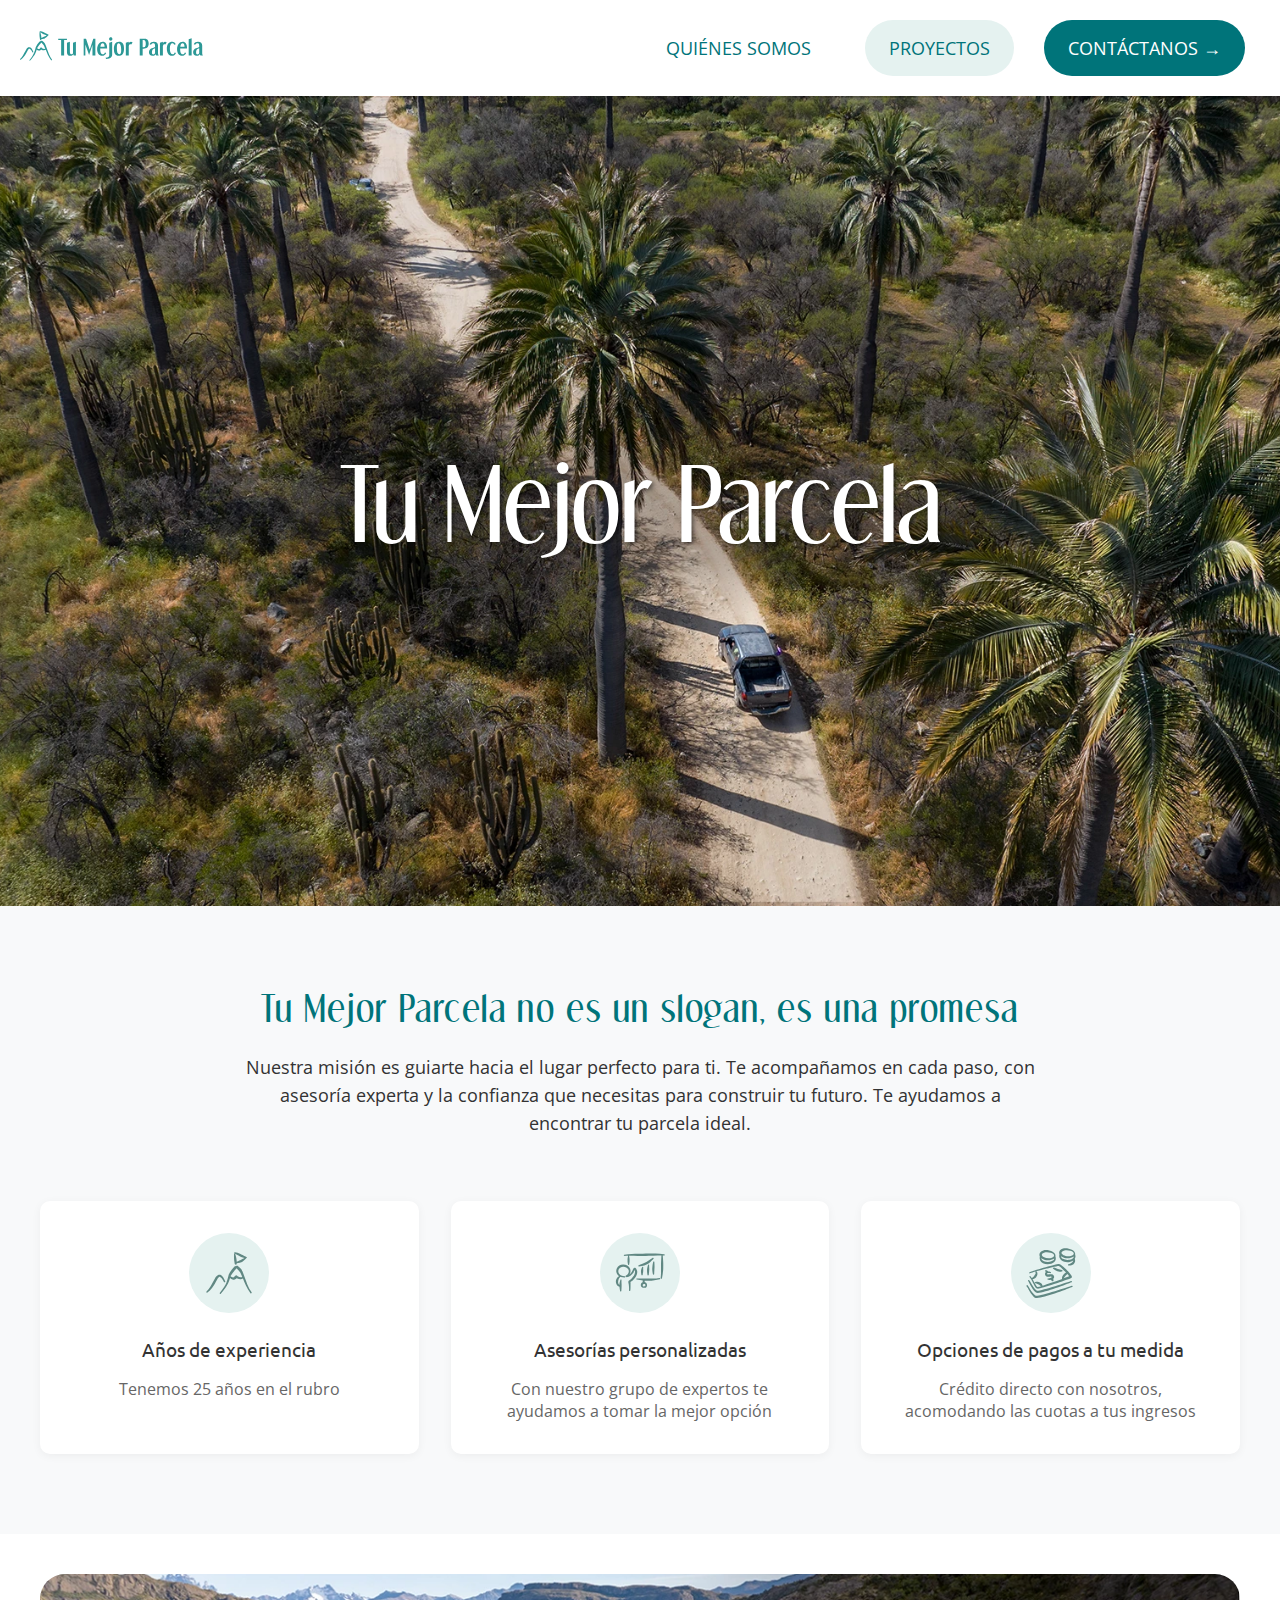
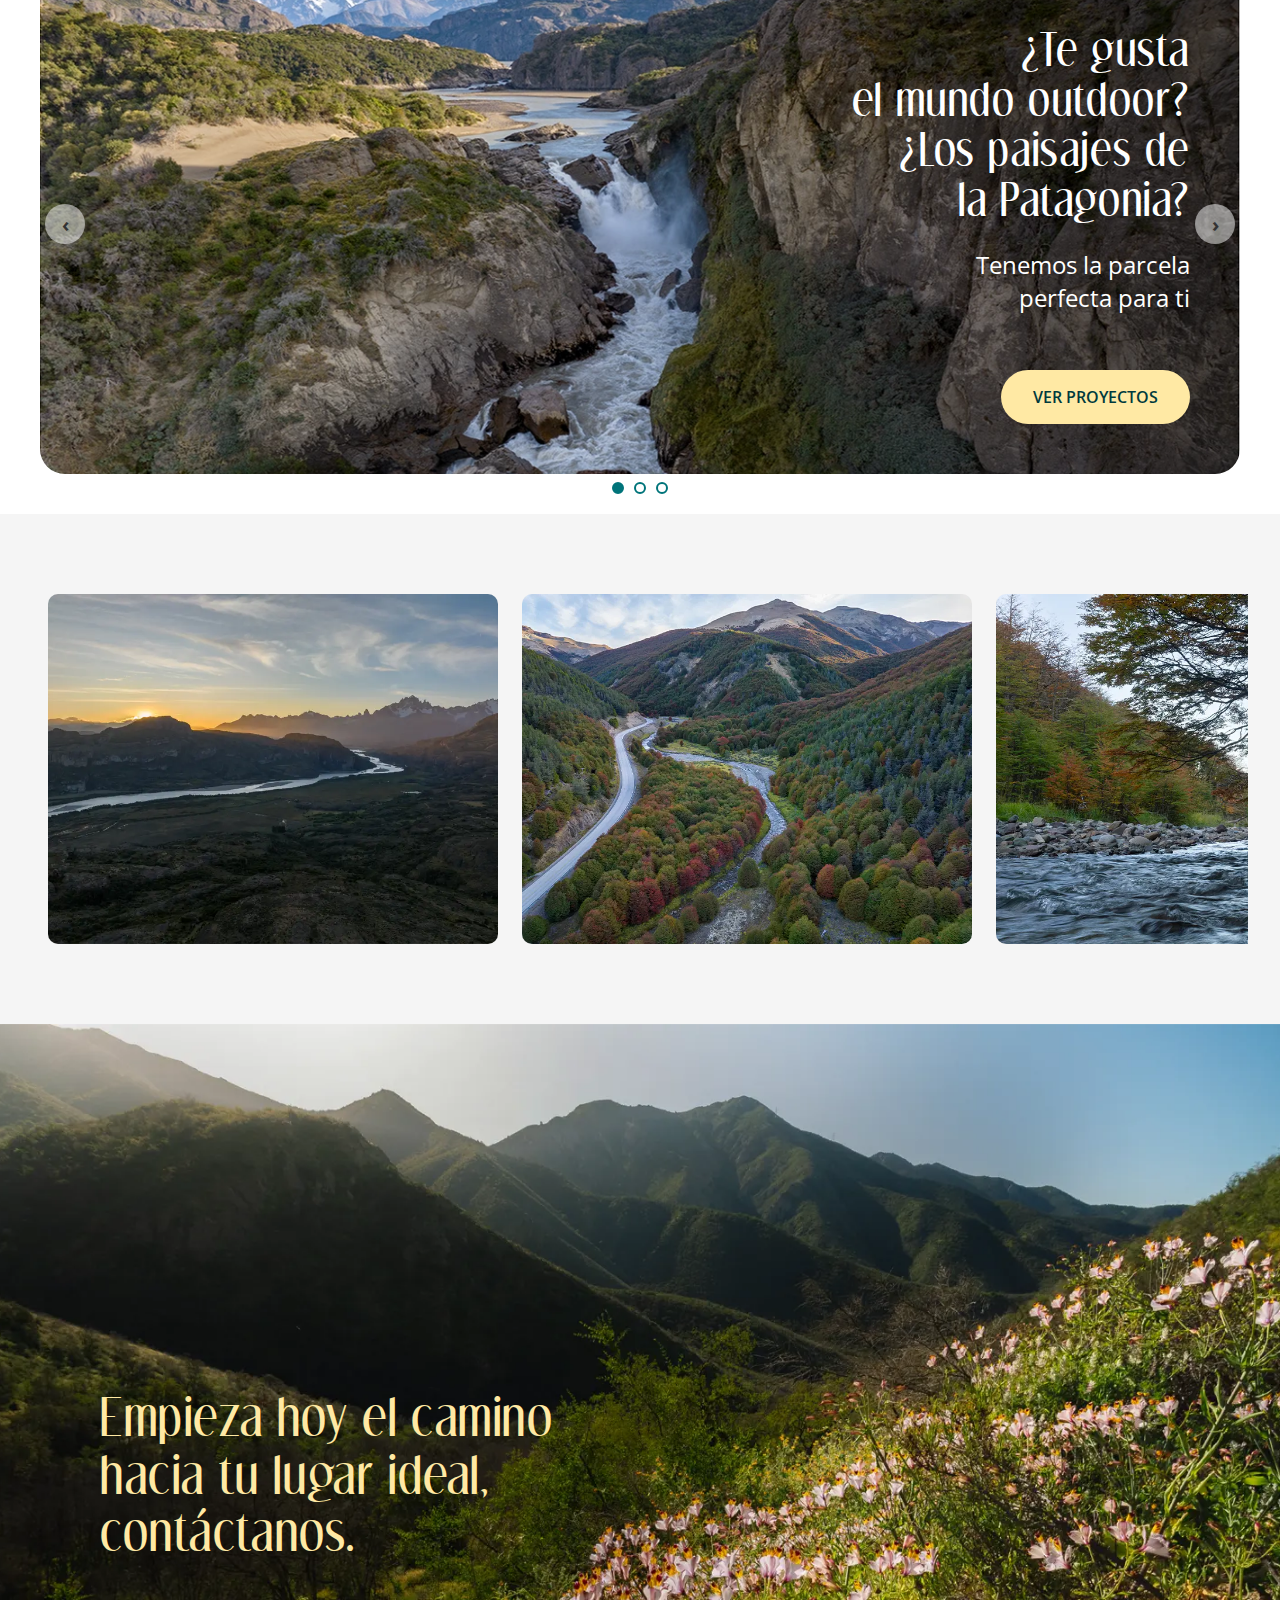
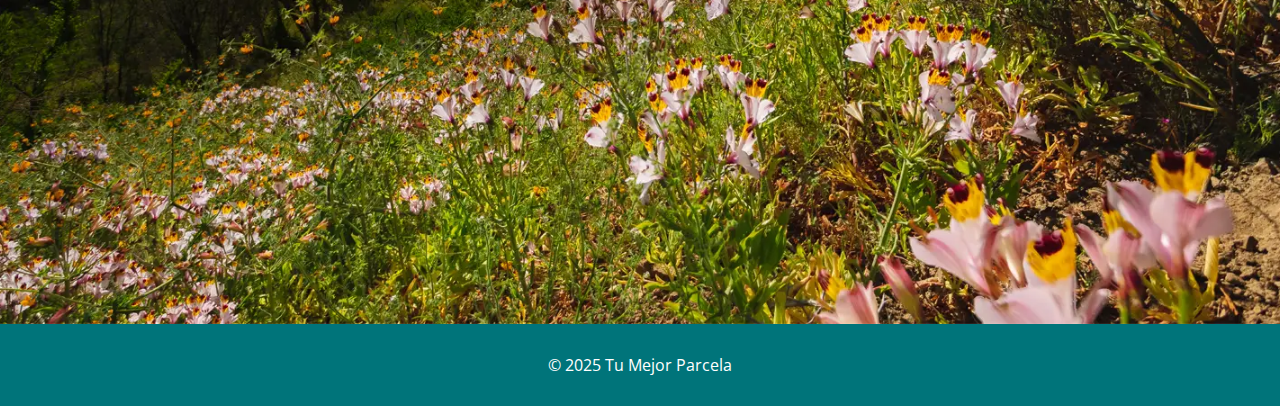
<file: index.html>
<!DOCTYPE html>
<html lang="es">
<head>
    <meta charset="UTF-8">
    <meta name="viewport" content="width=device-width, initial-scale=1.0">
    <title>Tu Mejor Parcela</title>
    <meta content="" name="keywords">
    <meta content="Con 25 años en el rubro de la venta de parcelas, te ayudamos con asesoría experta y opciones de pago personalizadas para que encuentres tu parcela ideal. ¡No esperes más! " name="description">
    <!-- Favicon -->
    <link href="assets/icons/parcela_icon.svg" rel="icon">
    <link rel="preconnect" href="https://fonts.googleapis.com">
    <link rel="preconnect" href="https://fonts.gstatic.com" crossorigin>
    <link href="https://fonts.googleapis.com/css2?family=Open+Sans:wght@300;400;500;600;700&display=swap" rel="stylesheet">
    <link href="https://fonts.googleapis.com/css2?family=Ubuntu&display=swap" rel="stylesheet">
    <link rel="stylesheet" href="assets/css/style.css">
    
</head>
<body>
    <nav class="navbar">
        <div class="logo">
            <a href="./index.html">
                <img src="assets/icons/logo.svg" alt="Logo">
            </a>
        </div>
    
        <!-- Checkbox para controlar el menú -->
        <input type="checkbox" class="menu-toggle" id="toggle-menu">
    
        <!-- Icono del menú (hamburguesa) -->
        <label for="toggle-menu" class="navbar-toggle">&#9776;</label>
    
        <!-- Enlaces del menú -->
        <div class="nav-links">
            <a href="./quienes-somos/index.html" class="nav-item">QUIÉNES SOMOS</a>
            <a href="./proyectos/index.html" class="nav-item proyectos">PROYECTOS</a>
            <a href="#contacto" class="nav-item contactanos">CONTÁCTANOS →</a>
        </div>
    </nav>

    <section class="hero">
        <div class="hero-content">
            <h1>Tu Mejor Parcela</h1>
        </div>
    </section>

    <section class="beneficios">
        <div class="beneficios-header">
            <h2>Tu Mejor Parcela no es un slogan, es una promesa</h2>
            <p>Nuestra misión es guiarte hacia el lugar perfecto para ti. Te acompañamos en cada paso, con asesoría experta y la confianza que necesitas para construir tu futuro. Te ayudamos a encontrar tu parcela ideal.</p>
        </div>
        
        <div class="beneficios-grid">
            <div class="beneficio-card">
                <div class="beneficio-icon">
                    <img src="assets/icons/experiencia.svg" alt="Experiencia">
                </div>
                <h3>Años de experiencia</h3>
                <p>Tenemos 25 años en el rubro</p>
            </div>

            <div class="beneficio-card">
                <div class="beneficio-icon">
                    <img src="assets/icons/asesorias.svg" alt="Asesoría">
                </div>
                <h3>Asesorías personalizadas</h3>
                <p>Con nuestro grupo de expertos te ayudamos a tomar la mejor opción</p>
            </div>

            <div class="beneficio-card">
                <div class="beneficio-icon">
                    <img src="assets/icons/pago.svg" alt="Pagos">
                </div>
                <h3>Opciones de pagos a tu medida</h3>
                <p>Crédito directo con nosotros, acomodando las cuotas a tus ingresos</p>
            </div>
        </div>
    </section>

    <section class="slider-section">
        <div class="slider">
            <button class="slider-arrow prev">‹</button>
            <button class="slider-arrow next">›</button>
            
            <div class="slider-container">
                <div class="slide active">
                    <div class="slide-wrapper">
                        <img src="assets/img/slides//terreno-parcela-slide1.webp" alt="Paisaje Patagonia">
                        <div class="slide-content">
                            <h2>¿Te gusta<br>el mundo outdoor?<br>¿Los paisajes de<br>la Patagonia?</h2>
                            <p>Tenemos la parcela<br>perfecta para ti</p>
                            <a href="./proyectos/index.html" class="btn-proyectos">VER PROYECTOS</a>
                        </div>
                    </div>
                </div>
                <div class="slide">
                    <div class="slide-wrapper">
                        <img src="assets/img/slides/terreno-parcela-slide2.webp" alt="Paisaje Patagonia">
                        <div class="slide-content">
                            <h2>¿Quieres<br>invertir?</h2>
                            <p>Tenemos la parcela<br>perfecta para ti</p>
                            <a href="./proyectos/index.html" class="btn-proyectos">VER PROYECTOS</a>
                        </div>
                    </div>
                </div>
                <div class="slide">
                    <div class="slide-wrapper">
                        <img src="assets/img/slides/terreno-parcela-slide3.webp" alt="Paisaje Patagonia">
                        <div class="slide-content">
                            <h2>¿Quieres la paz y la<br>tranquilidad de<br>vivir en medio de<br>la Naturaleza?</h2>
                            <p>Tenemos la parcela<br>perfecta para ti</p>
                            <a href="./proyectos/index.html" class="btn-proyectos">VER PROYECTOS</a>
                        </div>
                    </div>
                </div>
            </div>

            <div class="slider-dots">
                <span class="dot active" data-index="0"></span>
                <span class="dot" data-index="1"></span>
                <span class="dot" data-index="2"></span>
            </div>
        </div>
    </section>

    <section class="gallery">
        <div class="gallery-container">
            <div class="gallery-item">
                <img src="assets/img/gallery-inicio/gal-parcela-aysen-01.webp" alt="Imagen 1">
            </div>
            <div class="gallery-item">
                <img src="assets/img/gallery-inicio/gal-parcela-aysen-02.webp" alt="Imagen 2">
            </div>
            <div class="gallery-item">
                <img src="assets/img/gallery-inicio/gal-parcela-aysen-04.webp" alt="Imagen 4">
            </div>
            <div class="gallery-item">
                <img src="assets/img/gallery-inicio/gal-parcela-aysen-05.webp" alt="Imagen 5">
            </div>
            <div class="gallery-item">
                <img src="assets/img/gallery-inicio/gal-parcela-aysen-06.webp" alt="Imagen 6">
            </div>
            <div class="gallery-item">
                <img src="assets/img/gallery-inicio/gal-parcela-aysen-07.webp" alt="Imagen 7">
            </div>
            <div class="gallery-item">
                <img src="assets/img/gallery-inicio/gal-parcela-aysen-08.webp" alt="Imagen 8">
            </div>
            <div class="gallery-item">
                <img src="assets/img/gallery-inicio/gal-parcela-aysen-09.webp" alt="Imagen 9">
            </div>
        </div>
    </section>

    <section class="contacto" id="contacto">
        <div class="contacto-container">
            <div class="contacto-title">
                <h2>Empieza hoy el camino <br>hacia tu lugar ideal, contáctanos.</h2>
            </div>
            <div id="form-contacto">
                <div style="width:100%;height:500px;" data-fillout-id="1x6xWwqJ6Xus" data-fillout-embed-type="standard" data-fillout-inherit-parameters data-fillout-dynamic-resize></div>
                <script src="https://server.fillout.com/embed/v1/"></script>
            </div>
        </div>
    </section>

    <!-- Modal Open Photo -->
    <div id="modal" class="modal">
        <span class="close">&times;</span>
            <div class="modal-content">
                <button class="modal-arrow prev">‹</button>
                <img id="modal-img">
                <button class="modal-arrow next">›</button>
            </div>    
    </div>

    <script src="assets/js/slider.js"></script>
    <script src="assets/js/gallery.js"></script>
    <script src="assets/js/openphoto.js"></script>
   
    <footer>
        <p>&copy; 2025 Tu Mejor Parcela</p>
    </footer>
</body>
</html>
</file>
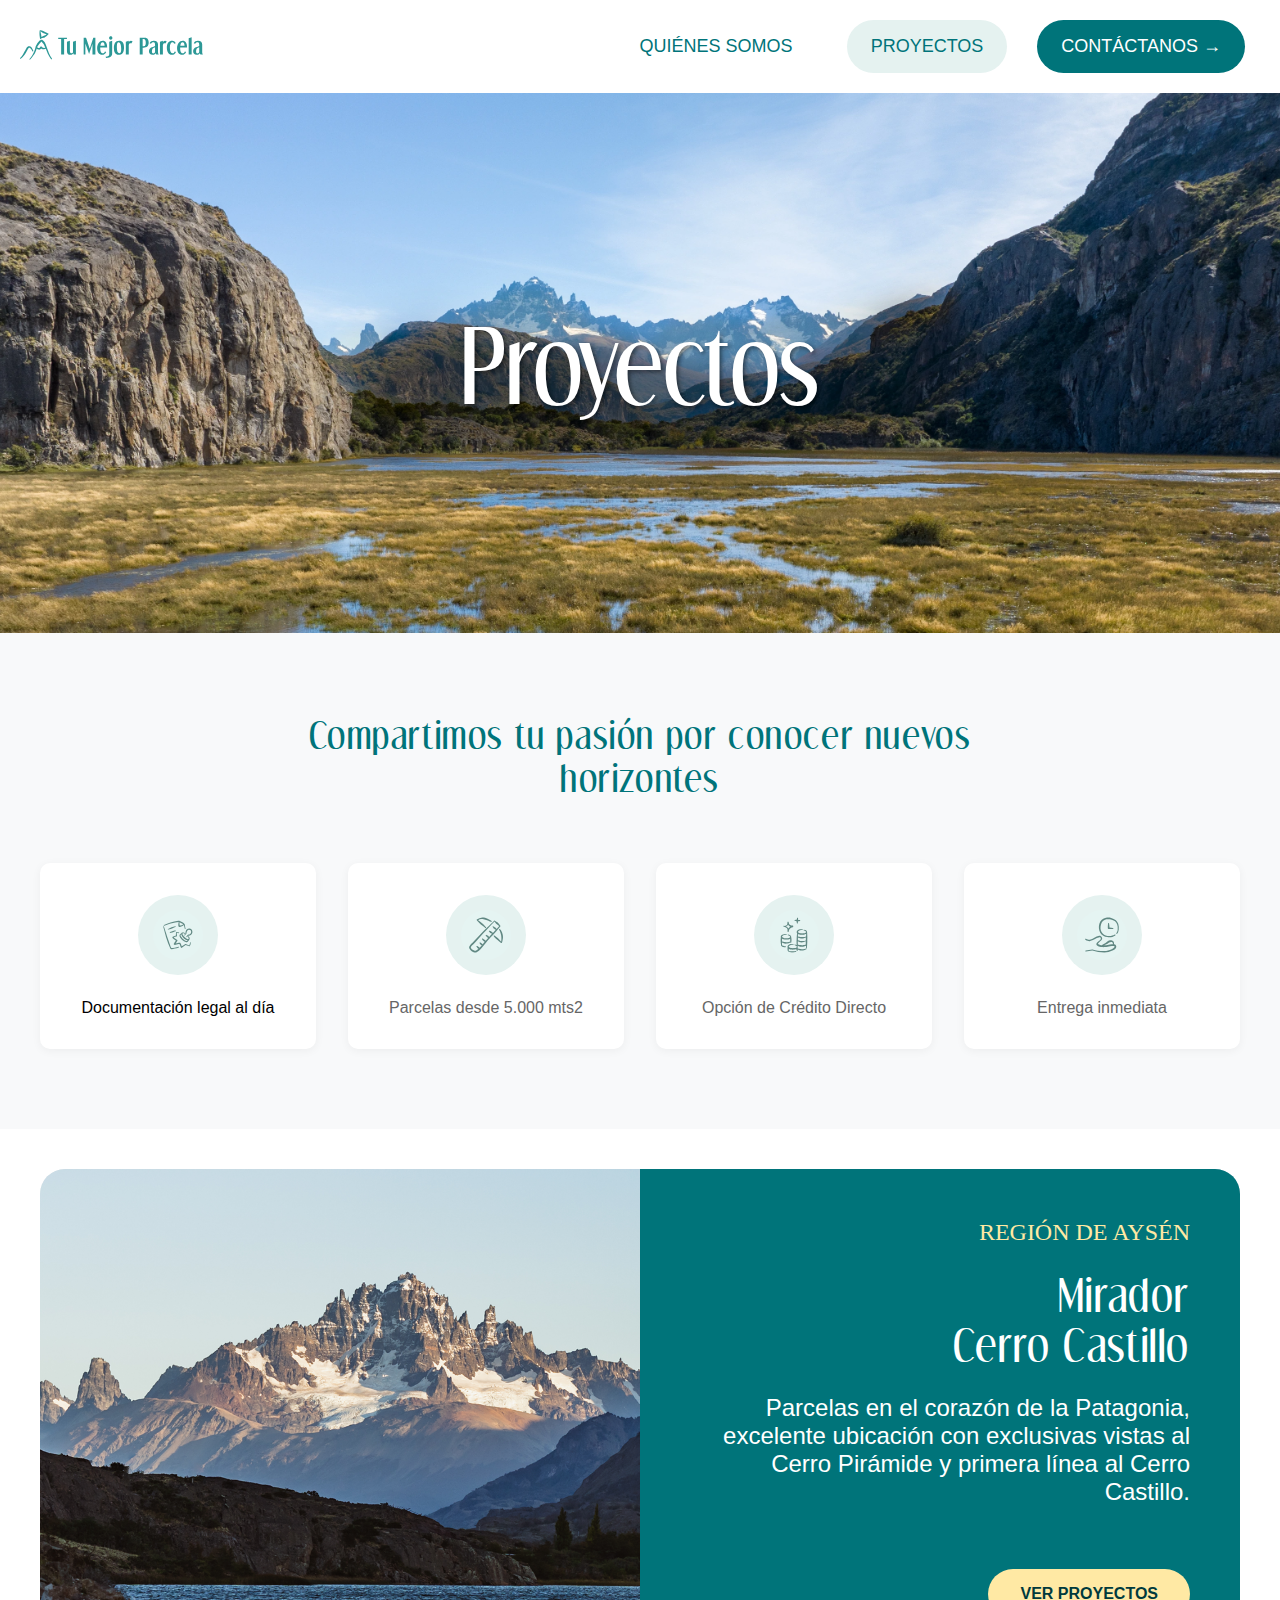
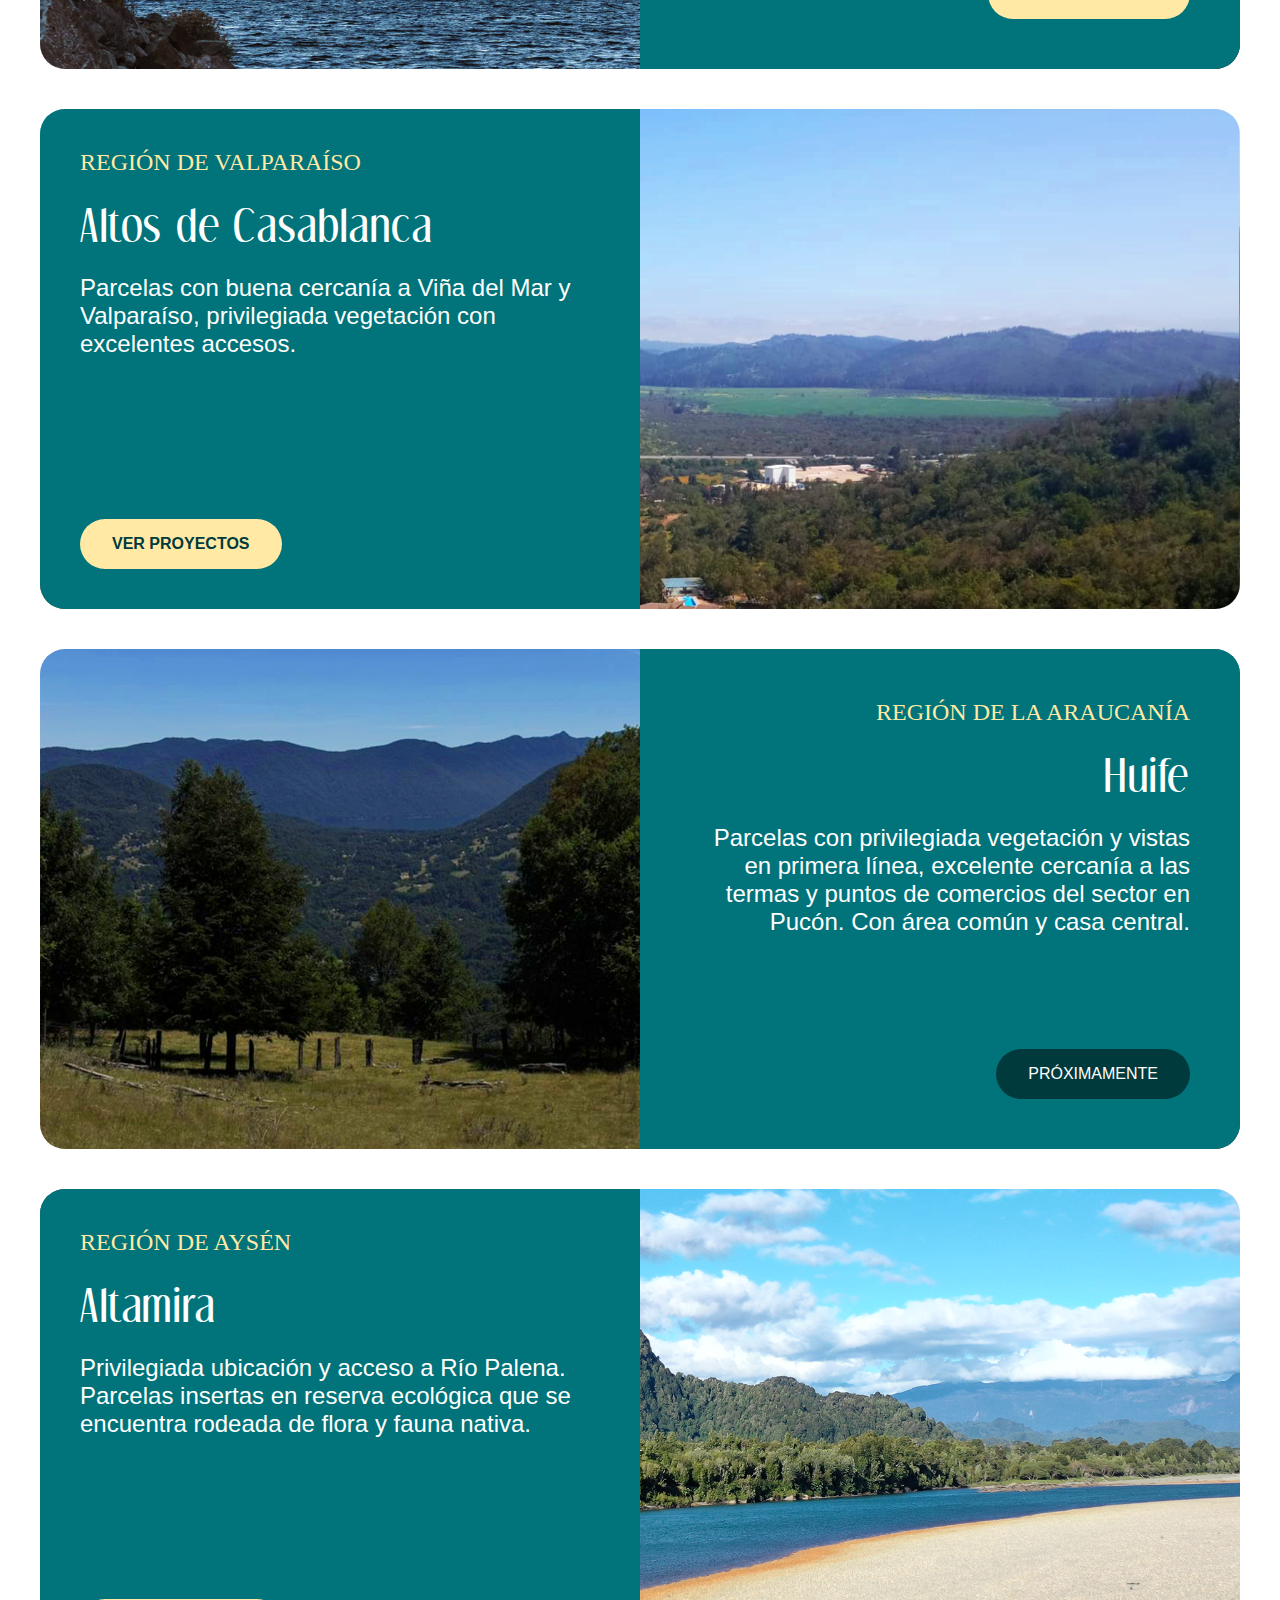
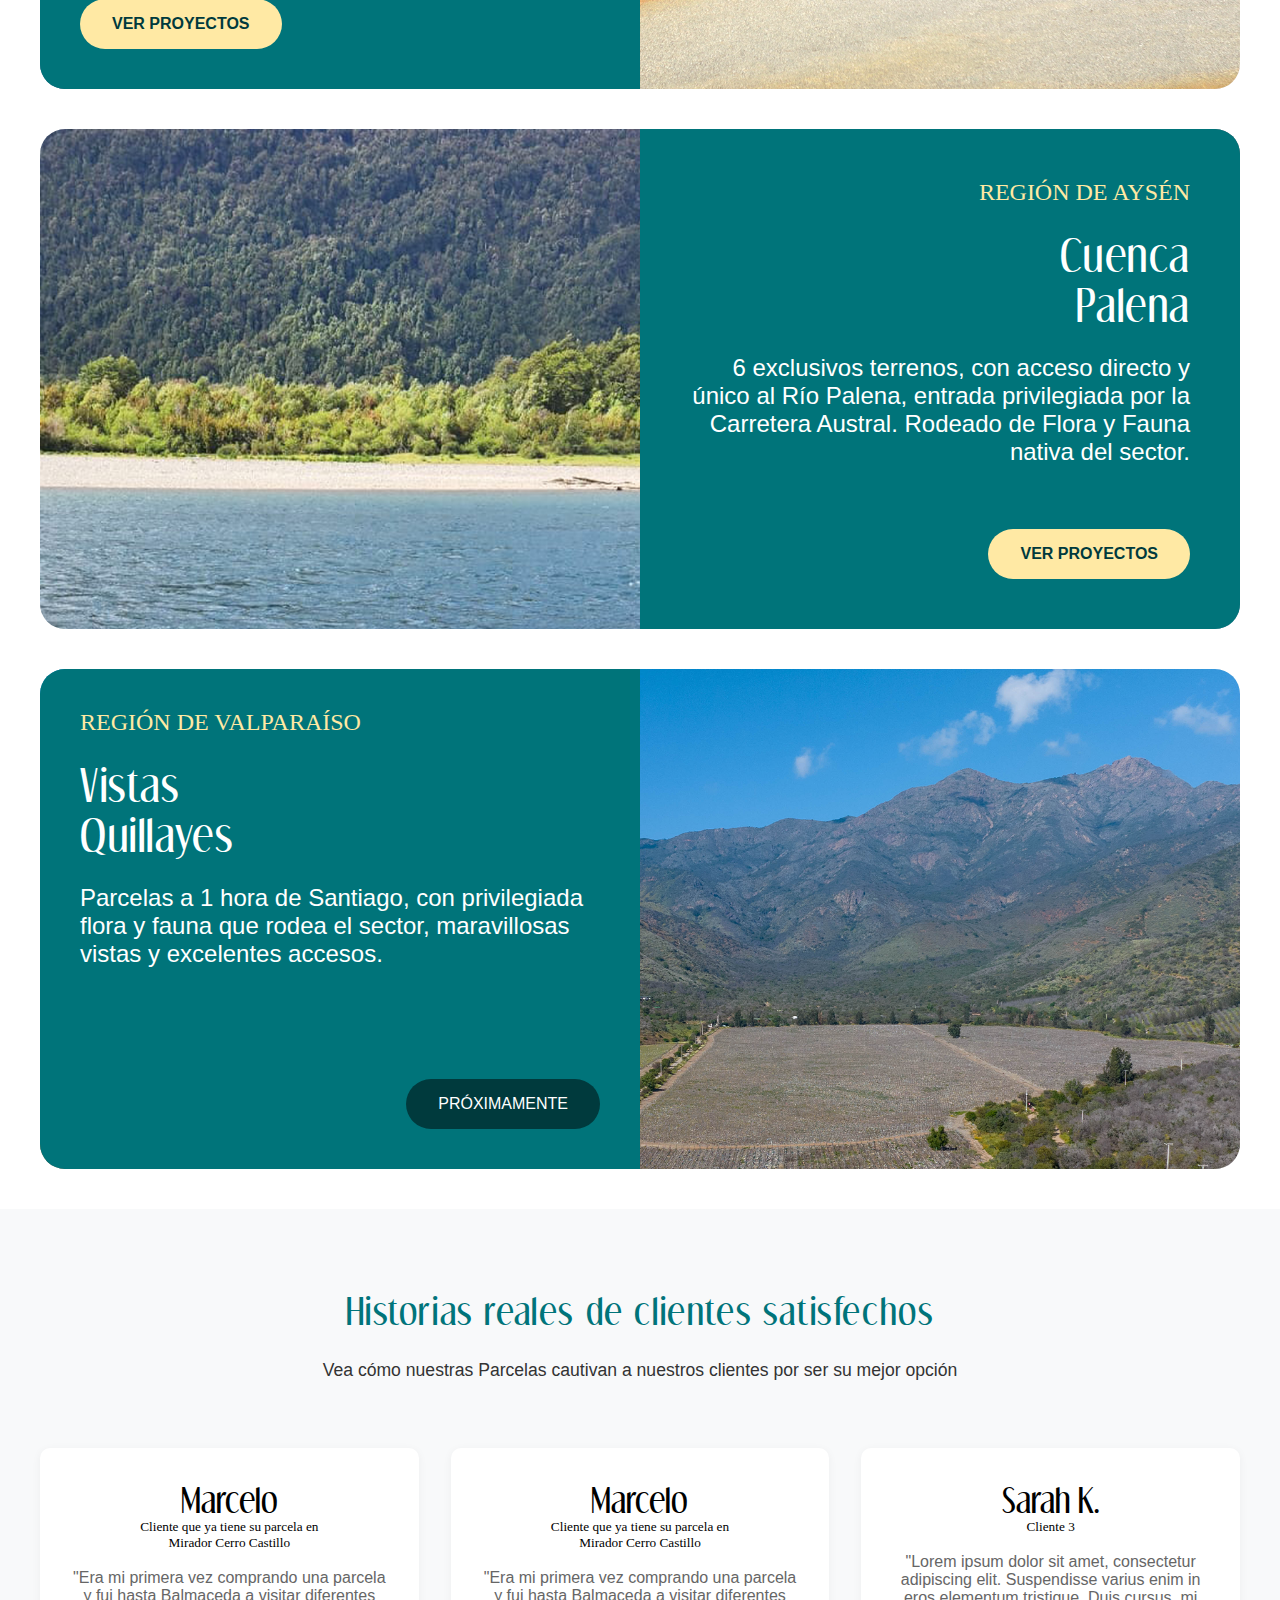
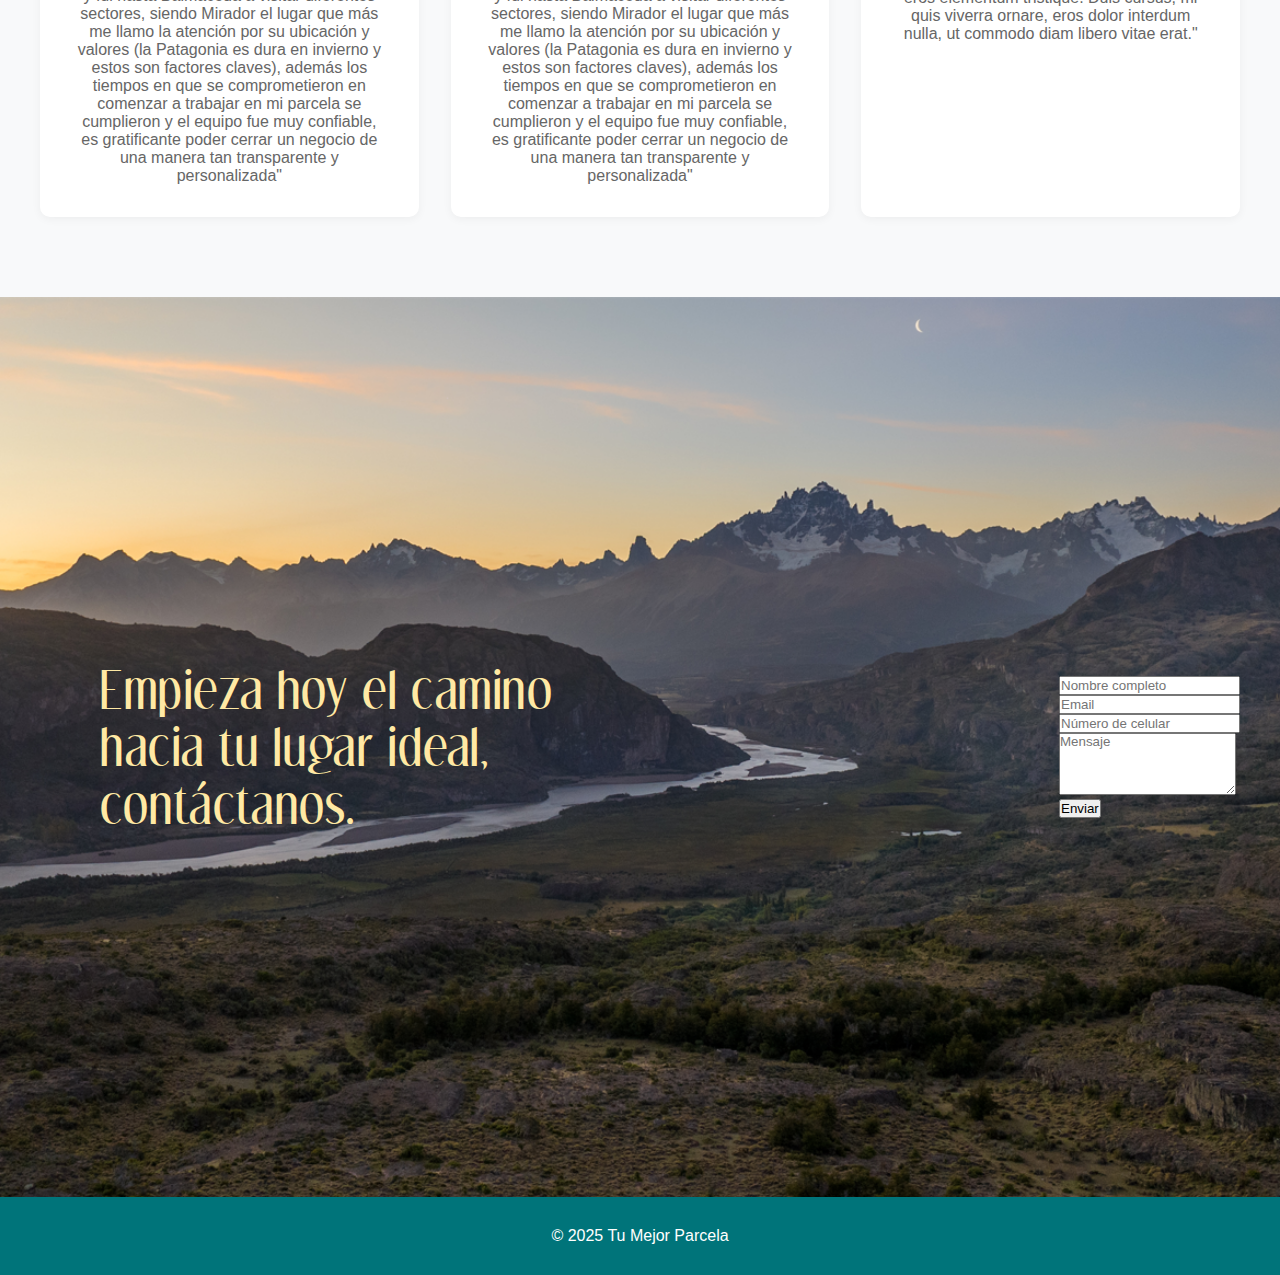
<file: proyectos/index.html>
<!DOCTYPE html>
<html lang="es">
<head>
    <meta charset="UTF-8">
    <meta name="viewport" content="width=device-width, initial-scale=1.0">
    <title>Proyectos</title>
    <meta content="" name="keywords">
    <meta content="" name="description">
    <!-- Favicon -->
    <link href="../assets/icons/parcela_icon.png" rel="icon">
    <link rel="stylesheet" href="../assets/css/style.css">
    
</head>
<body>

    <nav class="navbar">
        <div class="logo">
            <a href="../index.html">
            <img src="../assets/img/banners/Logo.svg" alt="Logo">
            </a>
        </div>
        
        <!-- Checkbox para controlar el menú -->
        <input type="checkbox" class="menu-toggle" id="toggle-menu">
    
        <!-- Icono del menú (hamburguesa) -->
        <label for="toggle-menu" class="navbar-toggle">&#9776;</label>
        <div class="nav-links">
            <a href="../quienes-somos/index.html" class="nav-item">QUIÉNES SOMOS</a>
            <a href="./index.html" class="nav-item proyectos">PROYECTOS</a>
            <a href="#contacto" class="nav-item contactanos">CONTÁCTANOS →</a>
        </div>
    </nav>

    <section class="proyects">
        <div class="proyects-content">
            <h1>Proyectos</h1>
        </div>
    </section>

    <section class="beneficios">
        <div class="beneficios-header"> 
            <h2>Compartimos tu pasión por conocer nuevos horizontes</h2>           
        </div>
        
        <div class="proyectos-grid">
            <div class="proyectos-card">
                <div class="beneficio-icon">
                    <img src="../assets/icons/documentacion.svg" alt="Experiencia">
                </div>
                <p>Documentación legal al día</p>
            </div>

            <div class="beneficio-card">
                <div class="beneficio-icon">
                    <img src="../assets/icons/mts2.svg" alt="Asesoría">
                </div>
                <p>Parcelas desde 5.000 mts2</p>
            </div>

            <div class="beneficio-card">
                <div class="beneficio-icon">
                    <img src="../assets/icons/credito.svg" alt="Pagos">
                </div>
                <p>Opción de Crédito Directo</p>
            </div>

            <div class="beneficio-card">
                <div class="beneficio-icon">
                    <img src="../assets/icons/entrega.svg" alt="Pagos">
                </div>
                <p>Entrega inmediata</p>
            </div>
        </div>
    </section>

    <section class="slider-section mis-cards">
        <div class="slider">  
            <div class="slider-container">
                <div class="slide active">
                    <div class="slide-wrapper">
                        <img src="../assets/img/slides/proyecto-parcela-1.png" alt="Paisaje Patagonia">
                        <div class="slide-content">
                        <h3>REGIÓN DE AYSÉN</h3>
                            
                            <h2>Mirador<br>Cerro Castillo</h2>
                            <p>Parcelas en el corazón de la Patagonia, excelente ubicación con exclusivas vistas al Cerro Pirámide y primera línea al Cerro Castillo. </p>
                            <a href="mirador-cerro-castillo/index.html" class="btn-proyectos">VER PROYECTOS</a>
                        </div>
                    </div>
                </div>
            </div>
        </div>
    </section>

    <section class="slider-section mis-cards">
        <div class="slider">  
            <div class="slider-container">
                <div class="slide active">
                    <div class="slide-wrapper">
                        <img src="../assets/img/slides/proyecto-parcela-2.png" alt="Paisaje Patagonia">
                        <div class="slide-content slide-content-left">
                            <h3>REGIÓN DE VALPARAÍSO</h3>
                            <h2>Altos de Casablanca</h2>
                            <p>Parcelas con buena cercanía a Viña del Mar y Valparaíso, privilegiada vegetación con excelentes accesos.</p>
                            <a href="altos-de-casablanca/index.html" class="btn-proyectos" style="display: inline-block; align-self: baseline;">VER PROYECTOS</a>
                        </div>
                    </div>
                </div>
            </div>
        </div>
    </section>

    <section class="slider-section mis-cards">
        <div class="slider">
            <div class="slider-container">
                <div class="slide active">
                    <div class="slide-wrapper">
                        <img src="../assets/img/slides/proyecto-parcela-3.png" alt="Paisaje Patagonia">
                        <div class="slide-content">
                            <h3>REGIÓN DE LA ARAUCANÍA</h3>
                            <h2>Huife</h2>
                            <p>Parcelas con privilegiada vegetación y vistas en primera línea, excelente cercanía a las termas y puntos de comercios del sector en Pucón. Con área común y casa central.</p>
                            <a href="#" class="btn-proximos">PRÓXIMAMENTE</a>
                        </div>      <!-- Modal that appears on hover or click -->
                        <div class="overlay-proximo">
                            <div class="modal-content-left">
                                <h1>Estamos preparando un nuevo proyecto para ti</h1>
                              
                                <p>Nuevas parcelas, nuevos aires.</p> 
                                <p>Queremos que tengas más opciones donde elegir y conectarte con la tierra que te ayudará a dar un paso más. </p> 
                            </div>
                            <div class="modal-content-right">
                                <a class="btn-primary-modal">PRÓXIMAMENTE</a>
                            </div>
                        </div>
                    </div>
                </div>
            </div>
        </div>
    </section>

    <section class="slider-section mis-cards">
        <div class="slider">  
            <div class="slider-container">
                <div class="slide active">
                    <div class="slide-wrapper">
                        <img src="../assets/img/slides/proyecto-parcela-4.png" alt="Paisaje Patagonia">
                        <div class="slide-content slide-content-left">
                            <h3>REGIÓN DE AYSÉN</h3>
                            <h2>Altamira</h2>
                            <p>Privilegiada ubicación y acceso a Río Palena. Parcelas insertas en reserva ecológica que se encuentra rodeada de flora y fauna nativa. </p>
                            <a href="altamira/index.html" class="btn-proyectos"  style="display: inline-block; align-self: baseline;">VER PROYECTOS</a>
                        </div>
                    </div>
                </div>
            </div>
        </div>
    </section>

    <section class="slider-section mis-cards">
        <div class="slider">  
            <div class="slider-container">
                <div class="slide active">
                    <div class="slide-wrapper">
                        <img src="../assets/img/slides/proyecto-parcela-5.png" alt="Paisaje Patagonia">
                        <div class="slide-content">
                            <h3>REGIÓN DE AYSÉN</h3>
                            <h2>Cuenca <br> Palena</h2>
                            <p>6 exclusivos terrenos, con acceso directo y único al Río Palena, entrada privilegiada por la Carretera Austral. Rodeado de Flora y Fauna nativa del sector.</p>
                            <a href="cuenca-palena/index.html" class="btn-proyectos">VER PROYECTOS</a>
                        </div>
                    </div>
                </div>
            </div>
        </div>
    </section>

    <section class="slider-section mis-cards">
        <div class="slider">  
            <div class="slider-container">
                <div class="slide active">
                    <div class="slide-wrapper">
                        <img src="../assets/img/slides/proyecto-parcela-6.png" alt="Paisaje Patagonia">
                        <div class="slide-content slide-content-left">
                            <h3>REGIÓN DE VALPARAÍSO</h3>
                            <h2>Vistas<br> Quillayes</h2>
                            <p>Parcelas a 1 hora de Santiago, con privilegiada flora y fauna que rodea el sector, maravillosas vistas y excelentes accesos. </p>
                            <a href="" class="btn-proximos">PRÓXIMAMENTE</a>
                        </div>      <!-- Modal that appears on hover or click -->
                        <div class="overlay-proximo">
                            <div class="modal-content-left">
                                <h1>Estamos preparando un nuevo proyecto para ti</h1>
                              
                                <p>Nuevas parcelas, nuevos aires.</p> 
                                <p>Queremos que tengas más opciones donde elegir y conectarte con la tierra que te ayudará a dar un paso más. </p> 
                            </div>
                            <div class="modal-content-right">
                                <a class="btn-primary-modal">PRÓXIMAMENTE</a>
                            </div>
                        </div>
                    </div>
                </div>
            </div>
        </div>
    </section>

    <section class="beneficios">
        <div class="beneficios-header">
            <h2>Historias reales de clientes satisfechos</h2>
           <p>Vea cómo nuestras Parcelas cautivan a nuestros clientes por ser su mejor opción </p>
        </div>
        
        <div class="beneficios-grid">
            <div class="beneficio-card">
               
            <h1>Marcelo</h1>
            <h5>Cliente que ya tiene su parcela en <br>Mirador Cerro Castillo</h5>
            <br>
                <p> "Era mi primera vez comprando una parcela y fui hasta Balmaceda a visitar diferentes sectores, siendo Mirador el lugar que más me llamo la atención por su ubicación y valores (la Patagonia es dura en invierno y estos son factores claves), además los tiempos en que se comprometieron en comenzar a trabajar en mi parcela se cumplieron y el equipo fue muy confiable, es gratificante poder cerrar un negocio de una manera tan transparente y personalizada"</p>
            </div>

            <div class="beneficio-card">
               
                <h1>Marcelo</h1>
            <h5>Cliente que ya tiene su parcela en <br>Mirador Cerro Castillo</h5>
            <br>
                <p> "Era mi primera vez comprando una parcela y fui hasta Balmaceda a visitar diferentes sectores, siendo Mirador el lugar que más me llamo la atención por su ubicación y valores (la Patagonia es dura en invierno y estos son factores claves), además los tiempos en que se comprometieron en comenzar a trabajar en mi parcela se cumplieron y el equipo fue muy confiable, es gratificante poder cerrar un negocio de una manera tan transparente y personalizada"</p>
            </div>

                <div class="beneficio-card">
                     <h1>Sarah K.</h1>
                    <h5>Cliente 3</h5>
                    <br>
                        <p> "Lorem ipsum dolor sit amet, consectetur adipiscing elit. Suspendisse varius enim in eros elementum tristique. Duis cursus, mi quis viverra ornare, eros dolor interdum nulla, ut commodo diam libero vitae erat."</p>
                    </div>
               
        </div>
    </section>

    <section class="contacto" id="contacto" style="background-image: url(../assets/img/banners/proyecto_contacto.png);">
        <div class="contacto-container">
            <div class="contacto-title">
                <h2>Empieza hoy el camino <br>hacia tu lugar ideal, contáctanos.</h2>
            </div>
            <div class="contacto-content">
                <form class="contacto-form">
                    <div class="form-group">
                        <input type="text" placeholder="Nombre completo" class="input-icon user" required>
                    </div>
                    <div class="form-group">
                        <input type="email" placeholder="Email" class="input-icon email" required>
                    </div>
                    <div class="form-group">
                        <input type="tel" placeholder="Número de celular" class="input-icon phone" required>
                    </div>
                    <div class="form-group">
                        <textarea placeholder="Mensaje" rows="4" class="input-icon message" required></textarea>
                    </div>
                    <button type="submit" class="btn-submit">Enviar</button>
                </form>
            </div>
        </div>
    </section>

    <link rel="stylesheet" href="../assets/css/overlay.css">
    <script  src="../assets/js/overlay.js">  </script>

    <footer class="footer">
        <p>&copy; 2025 Tu Mejor Parcela</p>
    </footer>
</body>
</html>
</file>
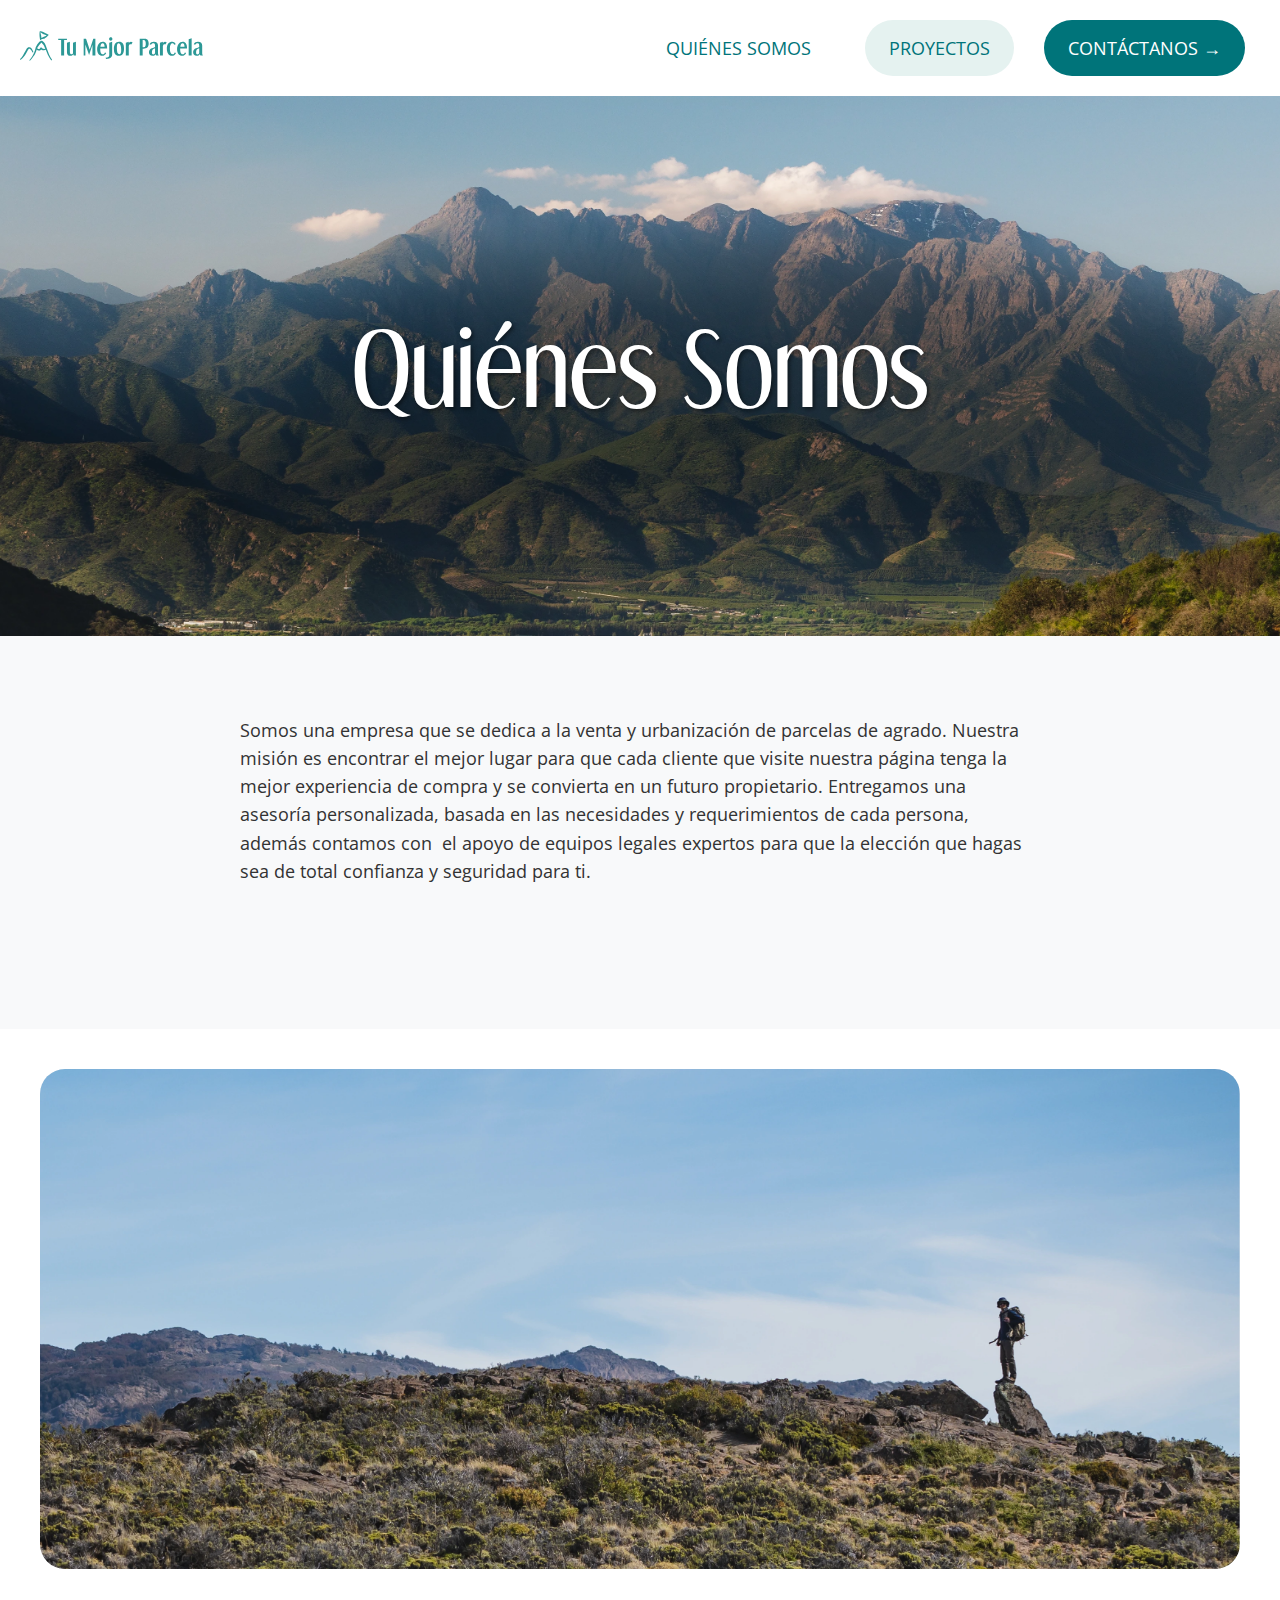
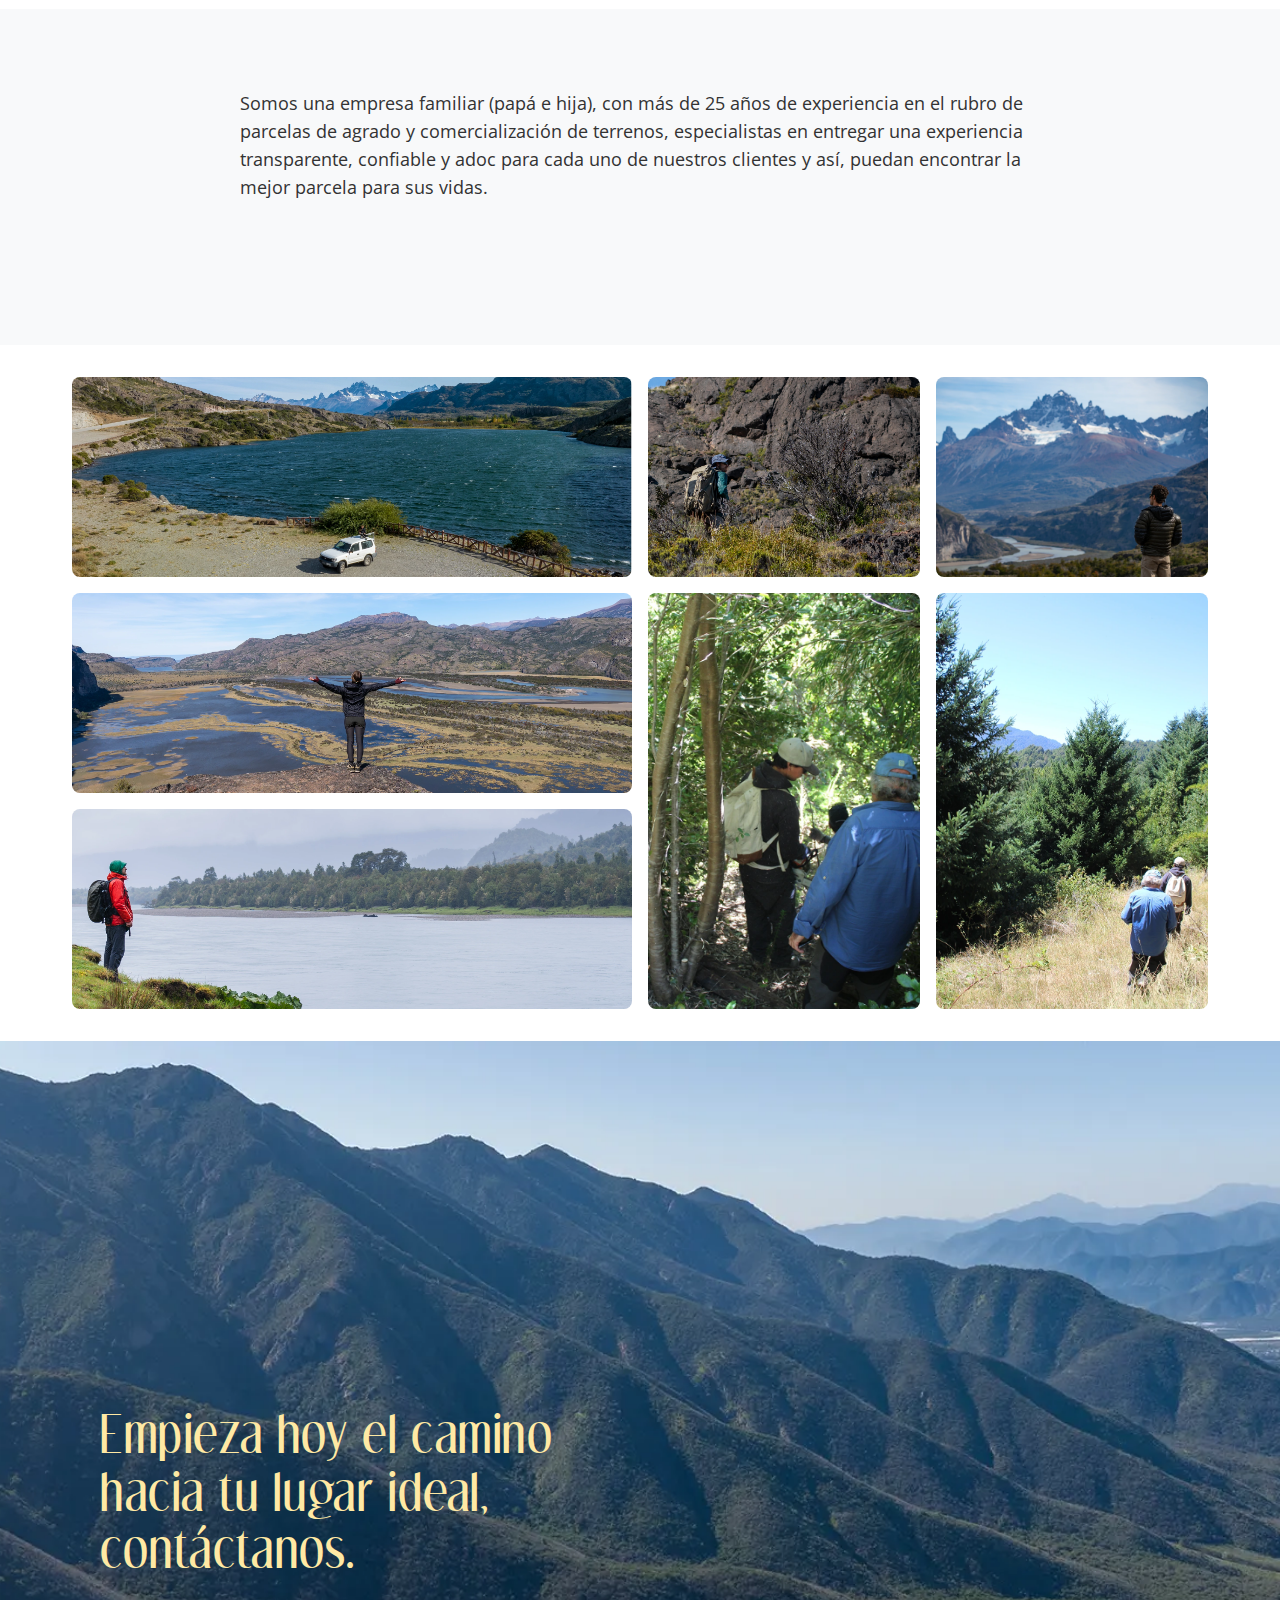
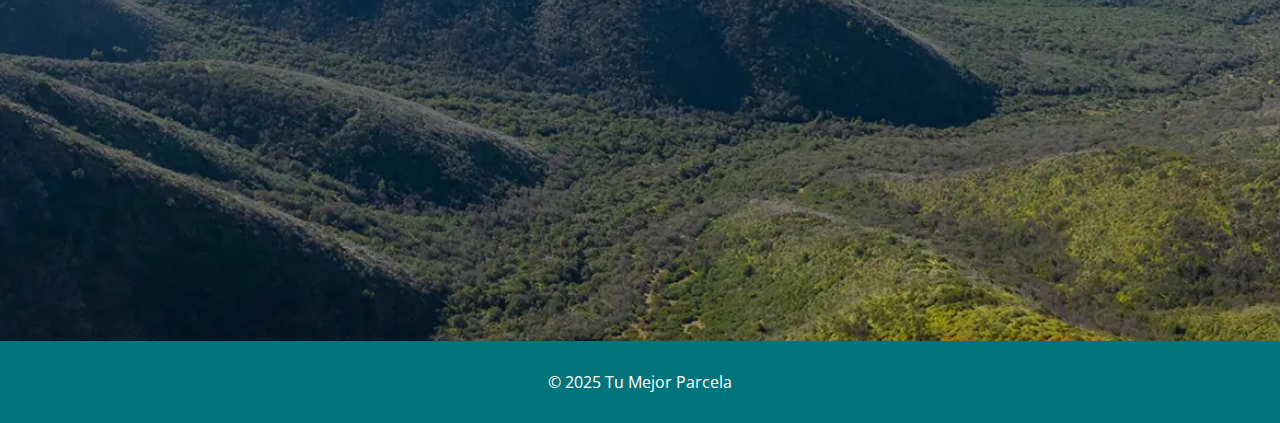
<file: quienes-somos/index.html>
<!DOCTYPE html>
<html lang="es">
<head>
    <meta charset="UTF-8">
    <meta name="viewport" content="width=device-width, initial-scale=1.0">
    <title>Quienes Somos</title>
    <meta content="" name="keywords">
    <meta content="" name="description">
     <!-- Favicon -->
     <link href="../assets/icons/parcela_icon.svg" rel="icon">
     <link rel="preconnect" href="https://fonts.googleapis.com">
<link rel="preconnect" href="https://fonts.gstatic.com" crossorigin>
<link href="https://fonts.googleapis.com/css2?family=Open+Sans:wght@300;400;500;600;700&display=swap" rel="stylesheet">
<link href="https://fonts.googleapis.com/css2?family=Ubuntu&display=swap" rel="stylesheet">
    <link rel="stylesheet" href="../assets/css/style.css">
    
</head>
<body>
    <nav class="navbar">

        <div class="logo">
            <a href="../index.html">
            <img src="../assets/icons/logo.svg" alt="Logo">
            </a>
        </div>
        
        <!-- Checkbox para controlar el menú -->
        <input type="checkbox" class="menu-toggle" id="toggle-menu">
    
        <!-- Icono del menú (hamburguesa) -->
        <label for="toggle-menu" class="navbar-toggle">&#9776;</label>

        <div class="nav-links">
            <a href="./index.html" class="nav-item">QUIÉNES SOMOS</a>
            <a href="../proyectos/index.html" class="nav-item proyectos">PROYECTOS</a>
            <a href="#contacto" class="nav-item contactanos">CONTÁCTANOS →</a>
        </div>
    </nav>

    <section class="quienes-somos">
        <div class="quienes-somos-content">
            <h1>Quiénes Somos</h1>
        </div>
    </section>

    <section class="beneficios">
        <div class="beneficios-header">
            <p style="text-align: left;">Somos una empresa que se dedica a la venta y urbanización de parcelas de agrado. Nuestra misión es encontrar el mejor lugar para que cada cliente que visite nuestra página tenga la mejor experiencia de compra y se convierta en un futuro propietario. Entregamos una asesoría personalizada, basada en las necesidades y requerimientos de cada persona, además contamos con  el apoyo de equipos legales expertos para que la elección que hagas sea de total confianza y seguridad para ti.</p>
        </div>  
    </section>

    <section class="slider-section">
        <div class="slider">
            <div class="slider-container">
                <div class="slide active">
                  
                        <img src="../assets/img/nosotros/somos-parcela-palena-00.webp" alt="Paisaje Patagonia">
                    
                </div>
            </div>
        </div>
    </section>

    <section class="beneficios">
        <div class="beneficios-header">
            <p style="text-align: left;">Somos una empresa familiar (papá e hija), con más de 25 años de experiencia en el rubro de parcelas de agrado y comercialización de terrenos, especialistas en entregar una experiencia transparente, confiable y adoc para cada uno de nuestros clientes y así, puedan encontrar la mejor parcela para sus vidas.</p>
        </div>
    </section>

    <section class="cust-gallery">
        <div class="cust-gallery-grid">
            <div class="cust-gallery-item wide"><img src="../assets/img/nosotros/somos-parcela-palena-08.webp" alt="Imagen 1"></div>
            <div class="cust-gallery-item item"><img src="../assets/img/nosotros/somos-parcela-aysen-04.webp" alt="Imagen 2"></div>
            <div class="cust-gallery-item item"><img src="../assets/img/nosotros/somos-parcela-aysen-05.webp" alt="Imagen 3"></div>
            <div class="cust-gallery-item wide"><img src="../assets/img/nosotros/somos-parcela-aysen-06.webp" alt="Imagen 4"></div>
            <div class="cust-gallery-item tall"><img src="../assets/img/nosotros/somos-parcela-aysen-07.webp" alt="Imagen 5"></div>
            <div class="cust-gallery-item tall"><img src="../assets/img/nosotros/somos-parcela-palena-03.webp" alt="Imagen 6"></div>
            <div class="cust-gallery-item wide"><img src="../assets/img/nosotros/somos-parcela-palena-09.webp" alt="Imagen 7"></div>
        </div>
    </section>
    
    <section class="contacto" id="contacto" style="background-image: url(../assets/img/contact/somos_contacto.webp);">
        <div class="contacto-container">
            <div class="contacto-title">
                <h2>Empieza hoy el camino <br>hacia tu lugar ideal, contáctanos.</h2>
            </div>
            <div id="form-contacto">
                <div style="width:100%;height:500px;" data-fillout-id="1x6xWwqJ6Xus" data-fillout-embed-type="standard" data-fillout-inherit-parameters data-fillout-dynamic-resize></div>
                <script src="https://server.fillout.com/embed/v1/"></script>
            </div>
        </div>
    </section>

     <!-- Modal Open Photo -->
     <div id="modal" class="modal">
        <span class="close">&times;</span>
        <img class="modal-content" id="modal-img">
    </div>

    
    <footer class="footer">
        <p>&copy; 2025 Tu Mejor Parcela</p>
    </footer>
</body>
</html>
</file>
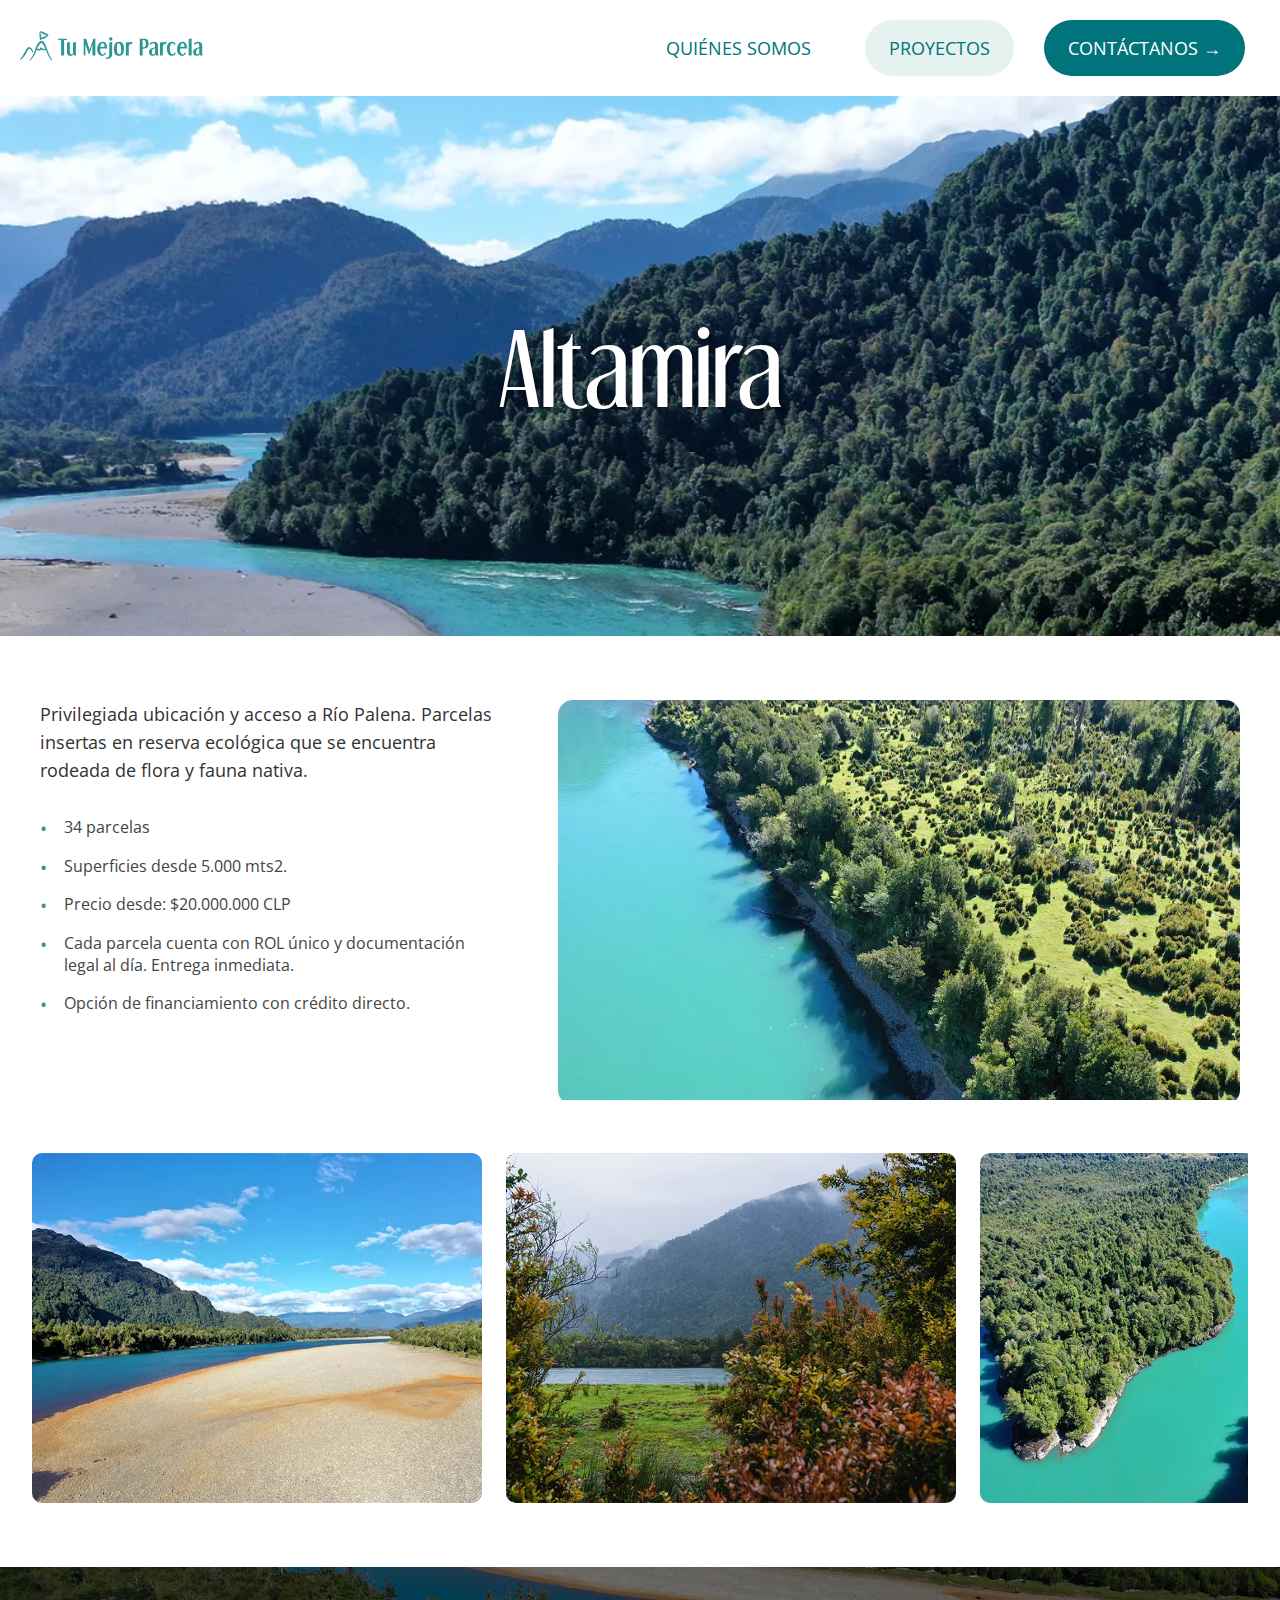
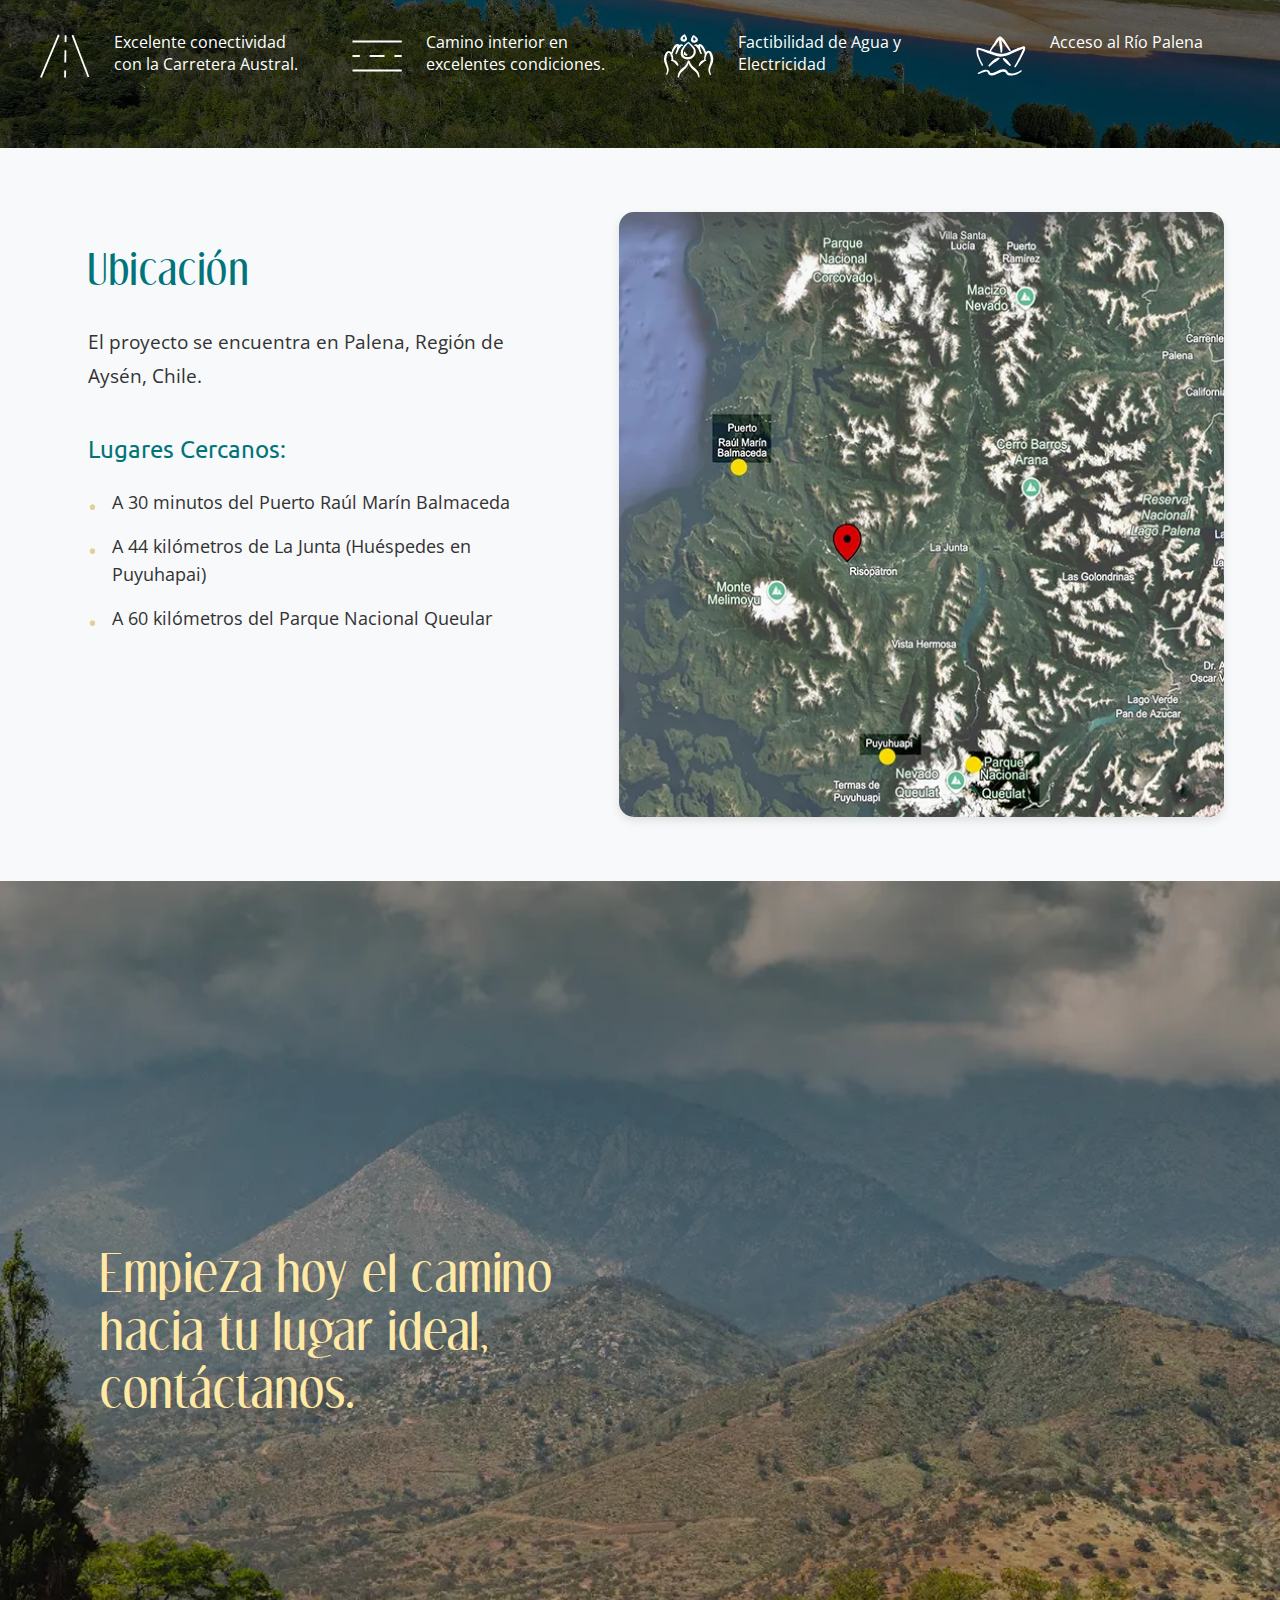
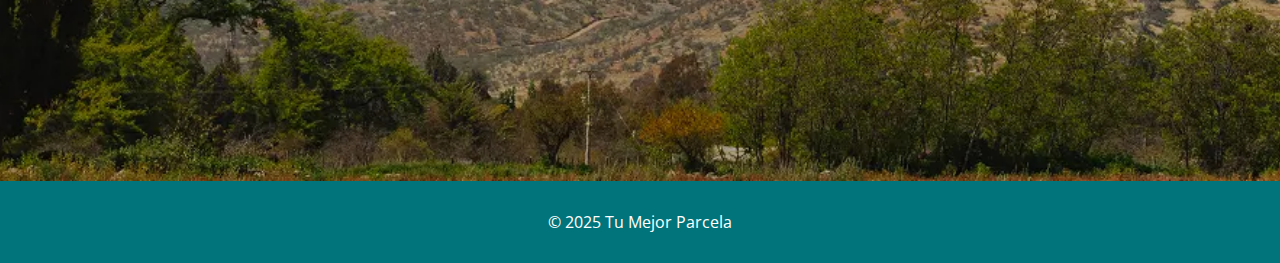
<file: proyectos/altamira/index.html>
<!DOCTYPE html>
<html lang="es">
<head>
    <meta charset="UTF-8">
    <meta name="viewport" content="width=device-width, initial-scale=1.0">
    <title>Altamira</title>
    <meta content="" name="keywords">
    <meta content="" name="description">
    <!-- Favicon -->
    <link href="../../assets/icons/parcela_icon.svg" rel="icon">
    <link rel="preconnect" href="https://fonts.googleapis.com">
<link rel="preconnect" href="https://fonts.gstatic.com" crossorigin>
<link href="https://fonts.googleapis.com/css2?family=Open+Sans:wght@300;400;500;600;700&display=swap" rel="stylesheet">
<link href="https://fonts.googleapis.com/css2?family=Ubuntu&display=swap" rel="stylesheet">
    <link rel="stylesheet" href="../../assets/css/style.css">
</head>
<body>
    <nav class="navbar">
        <div class="logo">
            <a href="../../index.html">
            <img src="../../assets/icons/logo.svg" alt="Logo">
            </a>
        </div>
         
        <!-- Checkbox para controlar el menú -->
        <input type="checkbox" class="menu-toggle" id="toggle-menu">
    
        <!-- Icono del menú (hamburguesa) -->
        <label for="toggle-menu" class="navbar-toggle">&#9776;</label>

        <div class="nav-links">
            <a href="../../quienes-somos/index.html" class="nav-item">QUIÉNES SOMOS</a>
            <a href="../index.html" class="nav-item proyectos">PROYECTOS</a>
            <a href="#contacto" class="nav-item contactanos">CONTÁCTANOS →</a>
        </div>
    </nav>
    <section class="proyects" style="background-image: url(img/parcela-altamira.webp);">
        <div class="proyects-content">
            <h1>Altamira</h1>
        </div>
    </section>
    <section class="project-description">
        <div class="description-content">
            <div class="description-text">
                <p>Privilegiada ubicación y acceso a Río Palena. Parcelas insertas en reserva ecológica que se encuentra rodeada de flora y fauna nativa.</p>
                
                <ul class="features-list">
                    <li>34 parcelas</li>
                    <li>Superficies desde 5.000 mts2.</li>
                    <li>Precio desde: $20.000.000 CLP<br>
                        </li>
                    <li>Cada parcela cuenta con ROL único y documentación legal al día. Entrega inmediata.</li>
                    <li>Opción de financiamiento con crédito directo.</li>
                </ul>
            </div>
            
            <div class="description-gallery2" style="max-width: 100%; overflow: hidden;">
                <div class="main-image">
                    <img src="img/caract-parcela-altamira-02.webp" alt="Vista principal Cerro Castillo">
                </div>
                
            </div>
        </div>
         
                <div class="gallery-container" style="max-width: 100%; overflow-x: auto; height: 100%; padding: 0;">
                <div class="gallery-item">
                    <img src="img/parcela-altamira-01.webp" alt="Vista Cerro Castillo 1" style="object-fit: cover;">
                </div>
                <div class="gallery-item">
                    <img src="img/parcela-altamira-02.webp" alt="Vista Cerro Castillo 2" style="object-fit: cover;">
                </div>
                <div class="gallery-item">
                    <img src="img/parcela-altamira-03.webp" alt="Vista Cerro Castillo 3" style="object-fit: cover;">
                </div>
                <div class="gallery-item">
                    <img src="img/parcela-altamira-04.webp" alt="Vista Cerro Castillo 4" style="object-fit: cover;">
                </div>
                <div class="gallery-item">
                    <img src="img/parcela-altamira-05.webp" alt="Vista Cerro Castillo 5" style="object-fit: cover;">
                </div>
                <div class="gallery-item">
                    <img src="img/parcela-altamira-06.webp" alt="Vista Cerro Castillo 6" style="object-fit: cover;">
                </div>
                <div class="gallery-item">
                    <img src="img/parcela-altamira-07.webp" alt="Vista Cerro Castillo 7" style="object-fit: cover;">
                </div>
                <div class="gallery-item">
                    <img src="img/parcela-altamira-08.webp" alt="Vista Cerro Castillo 8" style="object-fit: cover;">
                </div>
            </div>
    </section>
    <section class="project-features" style="background-image: url('img/background_icons.webp');">
        <div class="features-container">
    
            <div class="feature-item">
                <div class="feature-icon">
                    <img src="../../assets/icons/rasgos/acceso.svg" alt="Conectividad">
                </div>
                <div class="feature-content">
                    <p>Excelente conectividad con la Carretera Austral.</p>
                </div>
            </div>
            <div class="feature-item">
                <div class="feature-icon">
                    <img src="../../assets/icons/rasgos/camino_interno.svg" alt="Conectividad">
                </div>
                <div class="feature-content">
                    <p>Camino interior en excelentes condiciones.</p>
                </div>
            </div>
    
            <div class="feature-item">
                <div class="feature-icon">
                    <img src="../../assets/icons/rasgos/water.svg" alt="Electricidad">

                </div>
                <div class="feature-content">
                    <p>Factibilidad de Agua y Electricidad</p>
                </div>
            </div>
            <div class="feature-item">
                <div class="feature-icon">
                    <img src="../../assets/icons/rasgos/rio.svg" alt="Comercios">
                </div>
                <div class="feature-content">
                    <p>Acceso al Río Palena</p>
                </div>
            </div>
        </div>
    </section>

    <section class="ubication"> 
        <div class="ubication-container">
            <div class="ubication-info">
                <h2>Ubicación</h2>
                <p> El proyecto se encuentra en Palena, Región de Aysén, Chile.</p>
                
                <h3>Lugares Cercanos:</h3>
                <ul class="ubication-list">
                    <li>A  30 minutos del Puerto Raúl Marín Balmaceda</li>
                    <li>A 44 kilómetros de La Junta (Huéspedes en Puyuhapai)</li>
                    <li>A 60 kilómetros del Parque Nacional Queular</li>
                </ul>
            </div>
            <div class="ubication-map">
                <img src="img/mapa-altamira.webp" alt="mapa parcelas Altamira">
            </div>
        </div>
    </section>

    <section class="contacto" id="contacto" style="background-image: url('img/footer_altamira.webp');">
        <div class="contacto-container">
            <div class="contacto-title">
                <h2>Empieza hoy el camino <br>hacia tu lugar ideal, contáctanos.</h2>
            </div>
            <div id="form-contacto">
                <div style="width:100%;height:500px;" data-fillout-id="1x6xWwqJ6Xus" data-fillout-embed-type="standard" data-fillout-inherit-parameters data-fillout-dynamic-resize></div>
                <script src="https://server.fillout.com/embed/v1/"></script>
            </div>
        </div>
    </section>

    <!-- Modal Open Photo -->
    <div id="modal" class="modal">
        <span class="close">&times;</span>
            <div class="modal-content">
                <button class="modal-arrow prev">‹</button>
                <img id="modal-img">
                <button class="modal-arrow next">›</button>
            </div>  
    </div>

    <script src="../../assets/js/slider.js"></script>
    <script src="../../assets/js/gallery.js"></script>
    <script src="../../assets/js/openphoto.js"></script>

    <footer>
        <p>&copy; 2025 Tu Mejor Parcela</p>
    </footer>

    
</body>
</html>
</file>
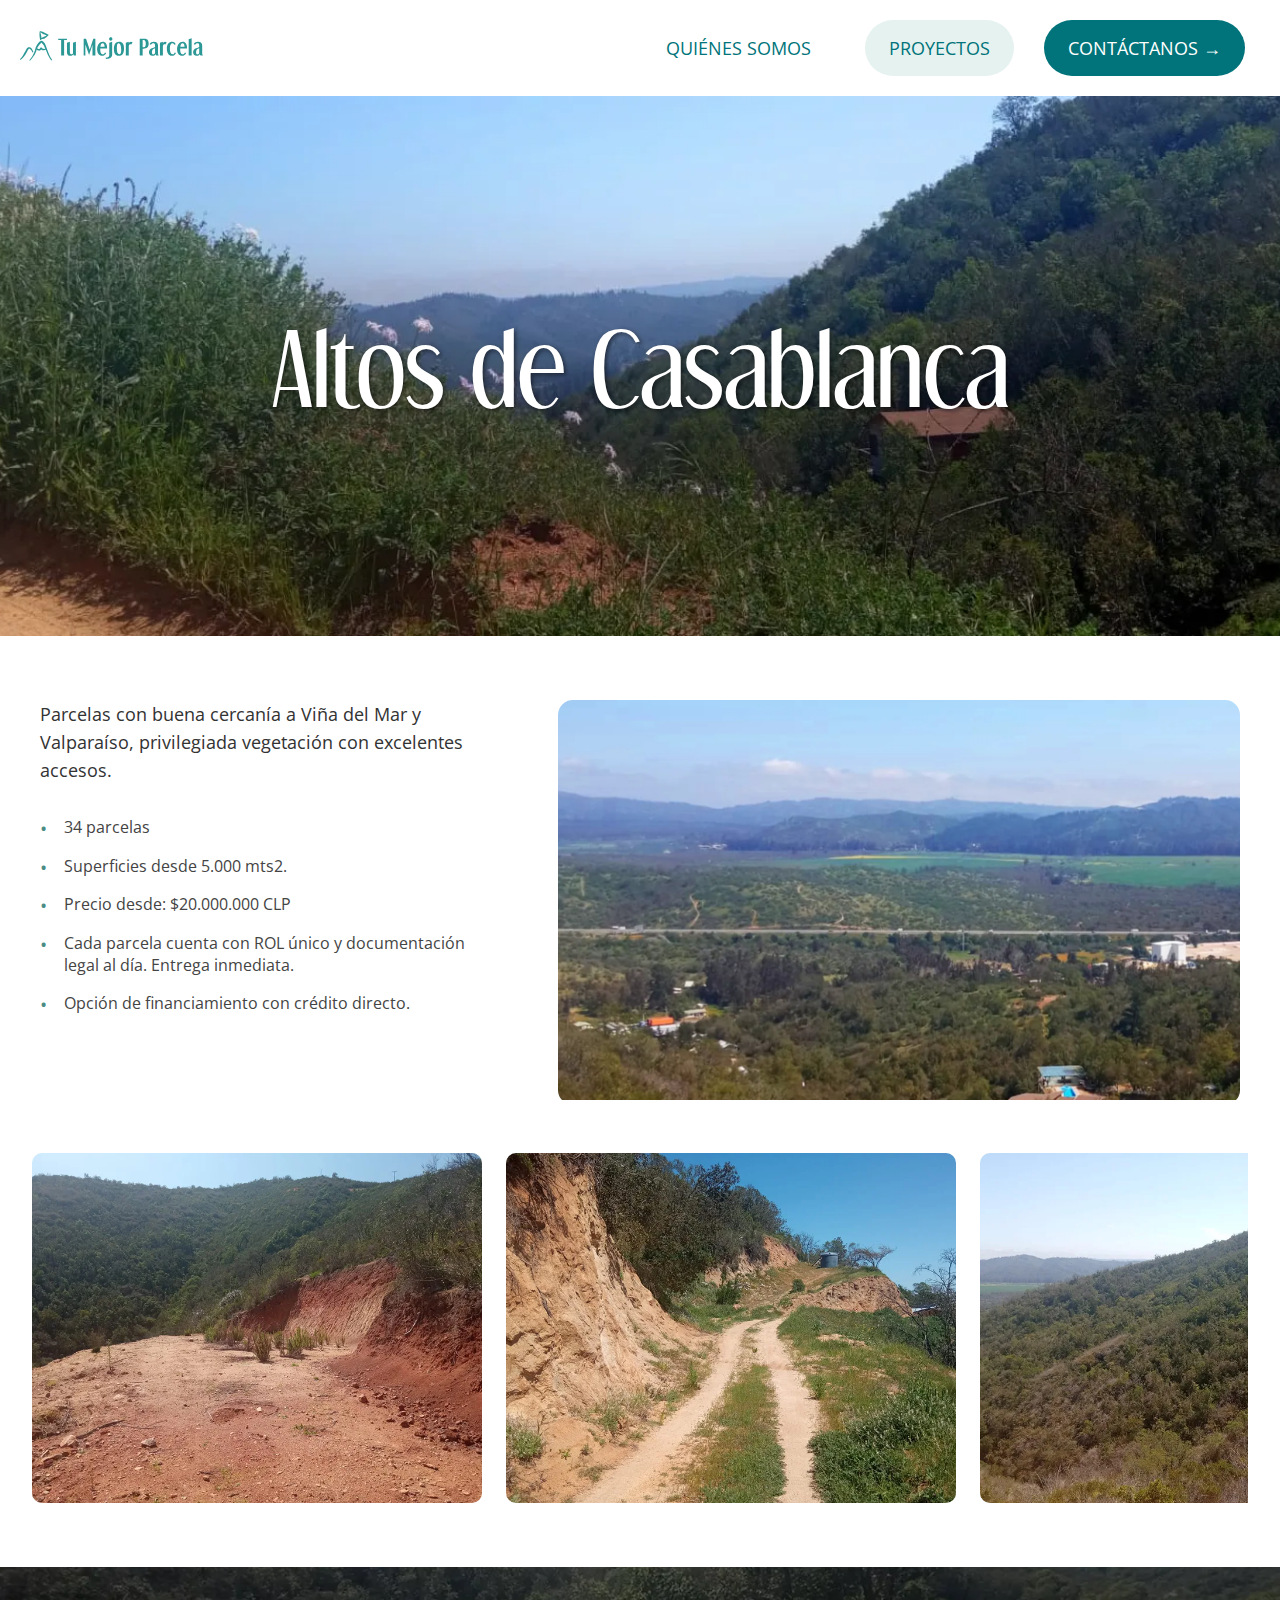
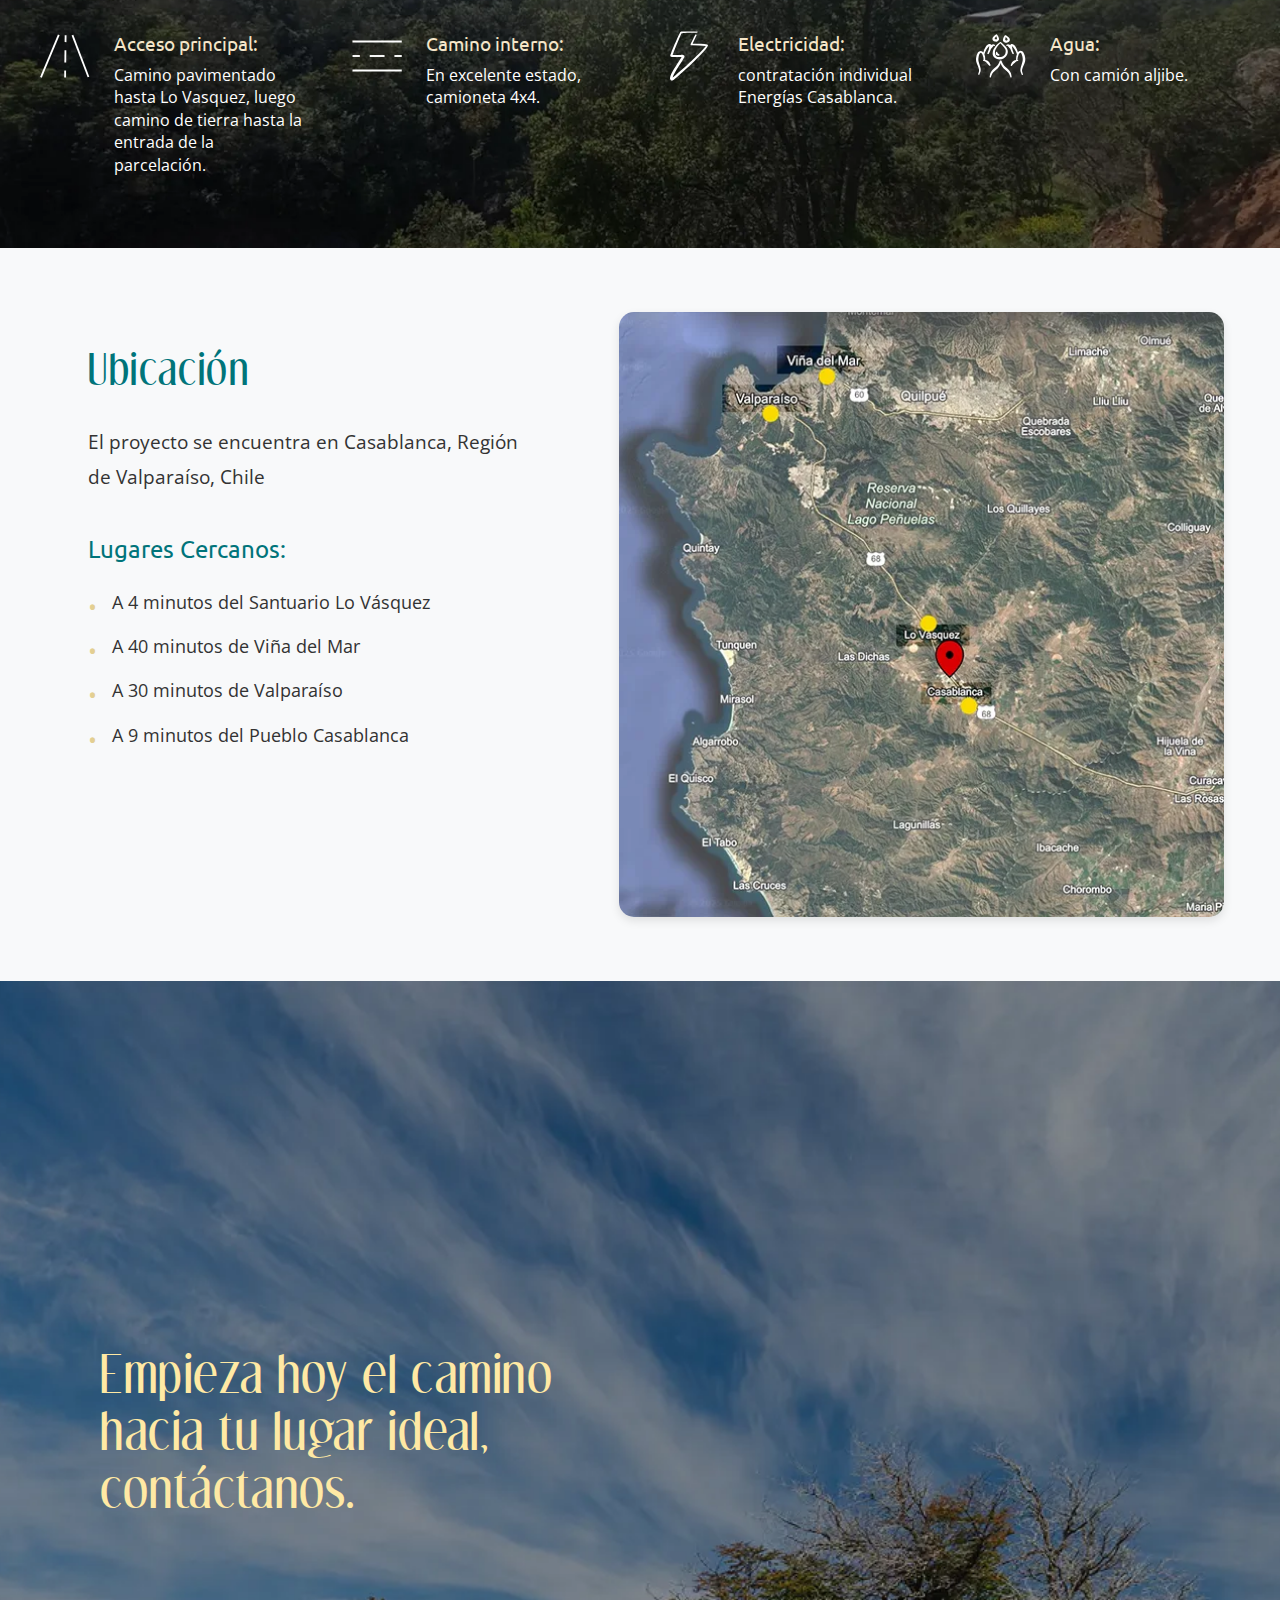
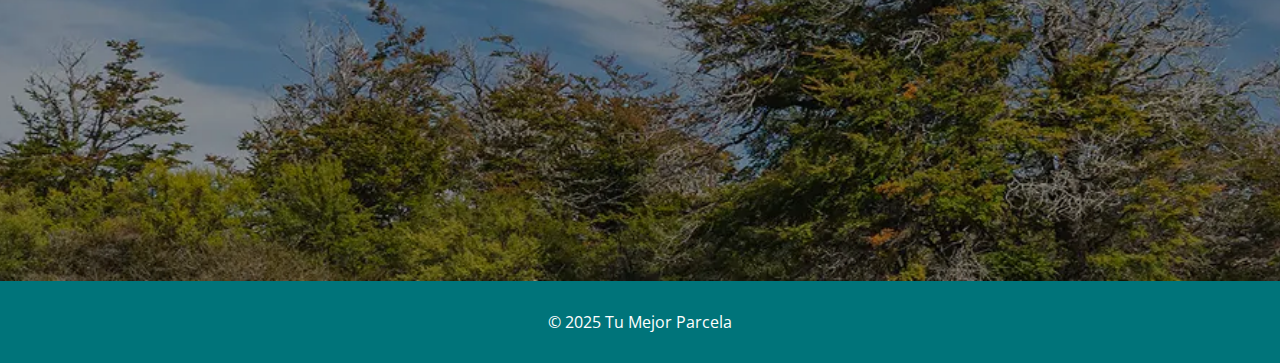
<file: proyectos/altos-de-casablanca/index.html>
<!DOCTYPE html>
<html lang="es">
<head>
    <meta charset="UTF-8">
    <meta name="viewport" content="width=device-width, initial-scale=1.0">
    <title>Altos de Casablanca</title>
    <meta content="" name="keywords">
    <meta content="" name="description">
    <!-- Favicon -->
    <link href="../../assets/icons/parcela_icon.svg" rel="icon">
    <link rel="preconnect" href="https://fonts.googleapis.com">
<link rel="preconnect" href="https://fonts.gstatic.com" crossorigin>
<link href="https://fonts.googleapis.com/css2?family=Open+Sans:wght@300;400;500;600;700&display=swap" rel="stylesheet">
<link href="https://fonts.googleapis.com/css2?family=Ubuntu&display=swap" rel="stylesheet">
    <link rel="stylesheet" href="../../assets/css/style.css">
</head>

<body>
   <nav class="navbar">
    <div class="logo">
            <a href="../../index.html">
                <img src="../../assets/icons/logo.svg" alt="Logo">
             </a>
        </div>
         
        <!-- Checkbox para controlar el menú -->
        <input type="checkbox" class="menu-toggle" id="toggle-menu">
    
        <!-- Icono del menú (hamburguesa) -->
        <label for="toggle-menu" class="navbar-toggle">&#9776;</label>

        <div class="nav-links">
            <a href="../../quienes-somos/index.html" class="nav-item">QUIÉNES SOMOS</a>
            <a href="../index.html" class="nav-item proyectos">PROYECTOS</a>
            <a href="#contacto" class="nav-item contactanos">CONTÁCTANOS →</a>
        </div>
    </nav>

    <section class="proyects" style="background-image: url(img/hero-casablanca.webp);">
        <div class="proyects-content">
            <h1>Altos de Casablanca</h1>
        </div>
    </section>
    <section class="project-description">
        <div class="description-content">
            <div class="description-text">
                <p>Parcelas con  buena cercanía a Viña del Mar y Valparaíso, privilegiada vegetación con excelentes accesos.</p>
                
                <ul class="features-list">
                    <li>34 parcelas</li>
                    <li>Superficies desde 5.000 mts2.</li>
                    <li>Precio desde: $20.000.000 CLP<br>
                        </li>
                    <li>Cada parcela cuenta con ROL único y documentación legal al día. Entrega inmediata.</li>
                    <li>Opción de financiamiento con crédito directo.</li>
                </ul>
            </div>
            
            
            <div class="description-gallery2" style="max-width: 100%; overflow: hidden;">
                <div class="main-image">
                    <img src="img/parcela-casablanca-01.webp" alt="Vista principal Altos de Casablanca">
                </div>

            </div></div>
                <div class="gallery-container" style="max-width: 100%; overflow-x: auto; height: 100%; padding: 0;">
                    <div class="gallery-item">
                        <img src="img/parcela-casablanca-02.webp" alt="Vista Casablanca 1" style="object-fit: cover;">
                    </div>
                    <div class="gallery-item">
                        <img src="img/parcela-casablanca-03.webp" alt="Vista Casablanca 2" style="object-fit: cover;">
                    </div>
                    <div class="gallery-item">
                        <img src="img/parcela-casablanca-04.webp" alt="Vista Casablanca 3" style="object-fit: cover;">
                    </div>
                    <div class="gallery-item">
                        <img src="img/parcela-casablanca-05.webp" alt="Vista Casablanca 4" style="object-fit: cover;">
                    </div>
                    <div class="gallery-item">
                        <img src="img/parcela-casablanca-06.webp" alt="Vista Casablanca 5" style="object-fit: cover;">
                    </div>
                    <div class="gallery-item">
                        <img src="img/parcela-casablanca-07.webp" alt="Vista Casablanca 6" style="object-fit: cover;">
                    </div>
                </div>
            </div>
        
    </section>
    <section class="project-features" style="background-image: url('img/altos.webp');">
        <div class="features-container">
            <div class="feature-item">
                <div class="feature-icon">
                    <img src="../../assets/icons/rasgos/acceso.svg" alt="Agua">
                </div>
                <div class="feature-content">
                    <h3>Acceso principal: </h3>
                    <p> Camino pavimentado hasta Lo Vasquez, luego camino de tierra hasta la entrada de la parcelación.</p>
                </div>
            </div>
    
            <div class="feature-item">
                <div class="feature-icon">
                    <img src="../../assets/icons/rasgos/camino_interno.svg" alt="Comercios">
                </div>
                <div class="feature-content">
                    <h3>Camino interno:</h3>
                    <p> En excelente estado, camioneta 4x4.</p>
                </div>
            </div>
    
            <div class="feature-item">
                <div class="feature-icon">
                    <img src="../../assets/icons/rasgos/energy.svg" alt="Conectividad">
                </div>
                <div class="feature-content">
                    <h3>Electricidad: </h3>
                    <p>contratación individual Energías Casablanca.</p>
                </div>
            </div>
    
            <div class="feature-item">
                <div class="feature-icon">
                    <img src="../../assets/icons/rasgos/water.svg" alt="Electricidad">
                </div>
                <div class="feature-content">
                    <h3>Agua: </h3>
                    <p>Con camión aljibe.</p>
                </div>
            </div>
        </div>
    </section>


    <section class="ubication">
        <div class="ubication-container">
            <div class="ubication-info">
                <h2>Ubicación</h2>
                <p>El proyecto se encuentra en Casablanca, Región de Valparaíso, Chile</p>
                <h3>Lugares Cercanos:</h3>
                <ul class="ubication-list">
                    <li>A 4 minutos del Santuario Lo Vásquez</li>
                    <li>A 40 minutos de Viña del Mar</li>
                    <li>A 30 minutos de Valparaíso</li>
                    <li>A 9 minutos del Pueblo Casablanca</li>
                </ul>
            </div>
            <div class="ubication-map">
                <img src="img/mapa-casablanca.webp" alt="mapa parcelas Altos de Casablanca">
            </div>
        </div>
    </section>
    

    <section class="contacto" id="contacto" style="background-image: url('img/contact_casablanca.webp');">
        <div class="contacto-container">
            <div class="contacto-title">
                <h2>Empieza hoy el camino <br>hacia tu lugar ideal, contáctanos.</h2>
            </div>
            <div id="form-contacto">
                <div style="width:100%;height:500px;" data-fillout-id="1x6xWwqJ6Xus" data-fillout-embed-type="standard" data-fillout-inherit-parameters data-fillout-dynamic-resize></div>
                <script src="https://server.fillout.com/embed/v1/"></script>
            </div>
        </div>
    </section>

  <!-- Modal Open Photo -->
    <div id="modal" class="modal">
        <span class="close">&times;</span>
            <div class="modal-content">
                <button class="modal-arrow prev">‹</button>
                <img id="modal-img">
                <button class="modal-arrow next">›</button>
            </div>
         </div>

    <script src="../../assets/js/slider.js"></script>
    <script src="../../assets/js/gallery.js"></script>
    <script src="../../assets/js/openphoto.js"></script>

    <footer>
        <p>&copy; 2025 Tu Mejor Parcela</p>
    </footer>

    
</body>
</html>
</file>
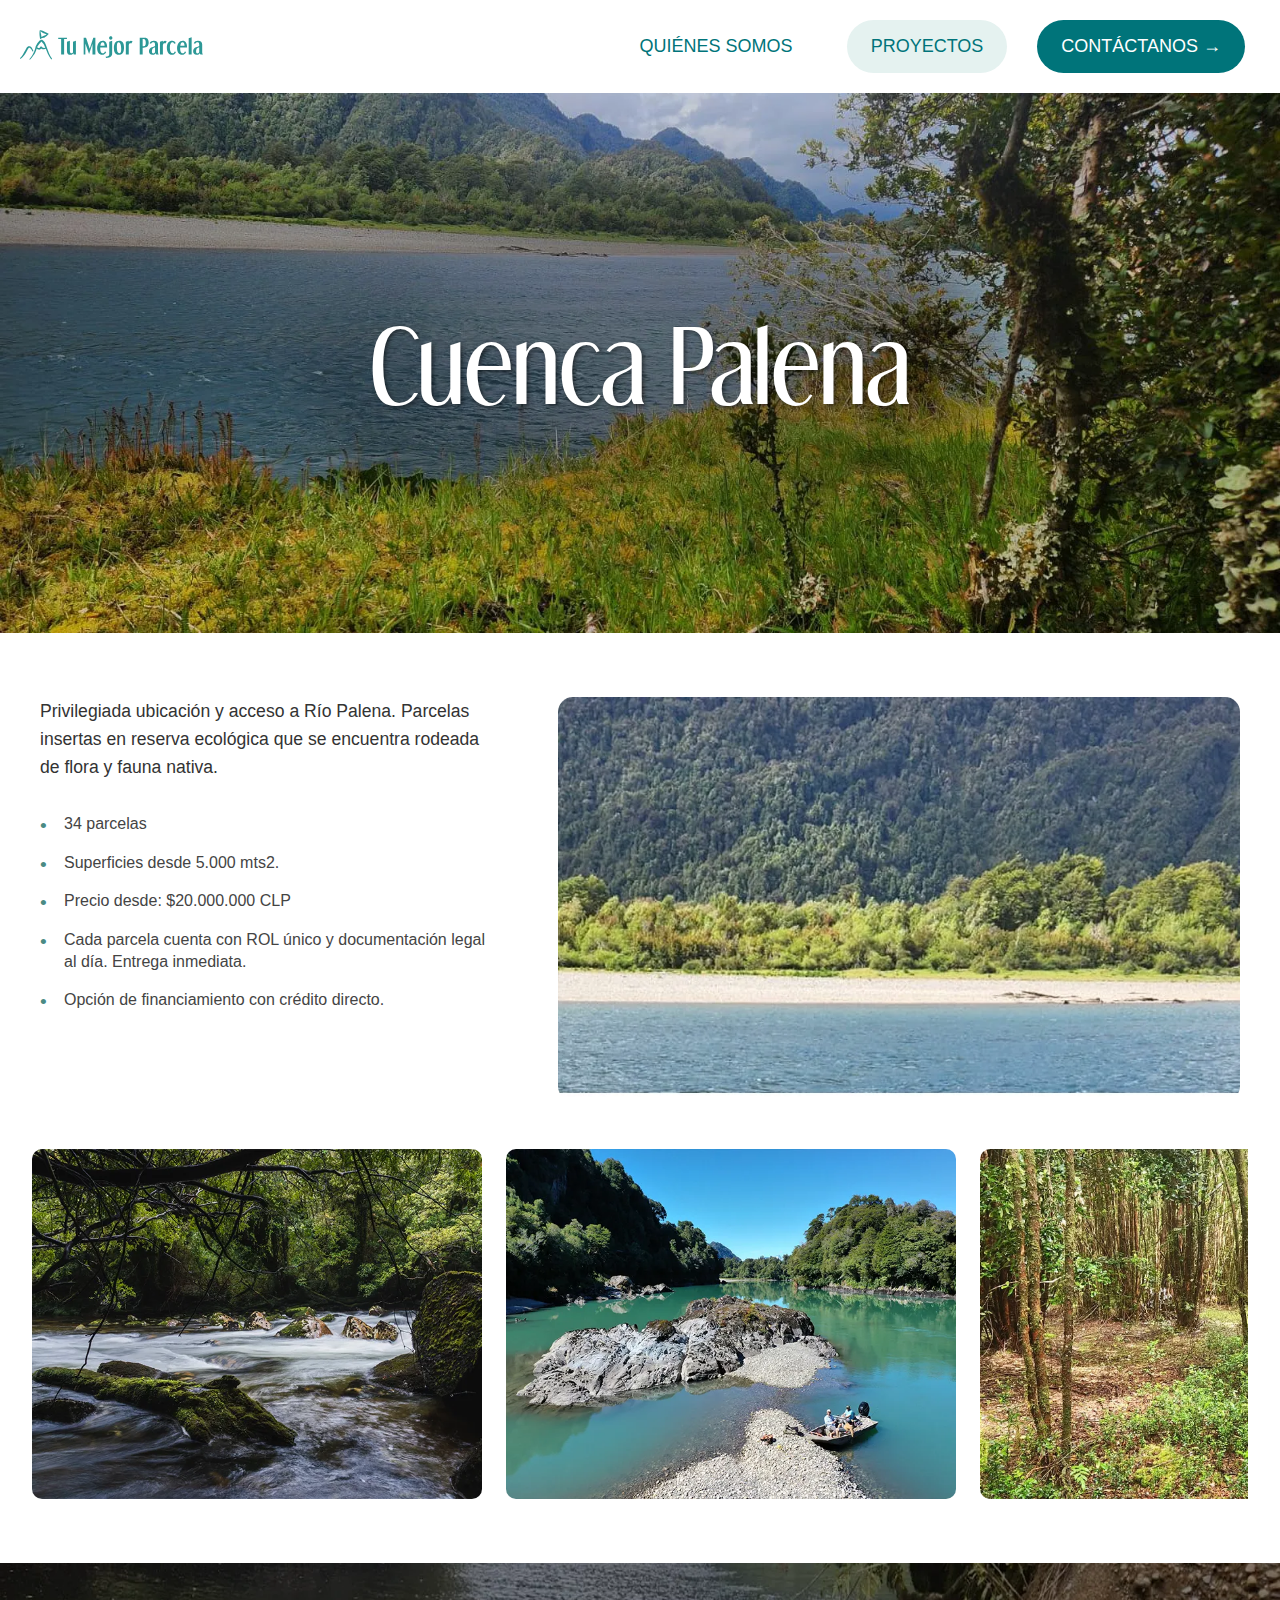
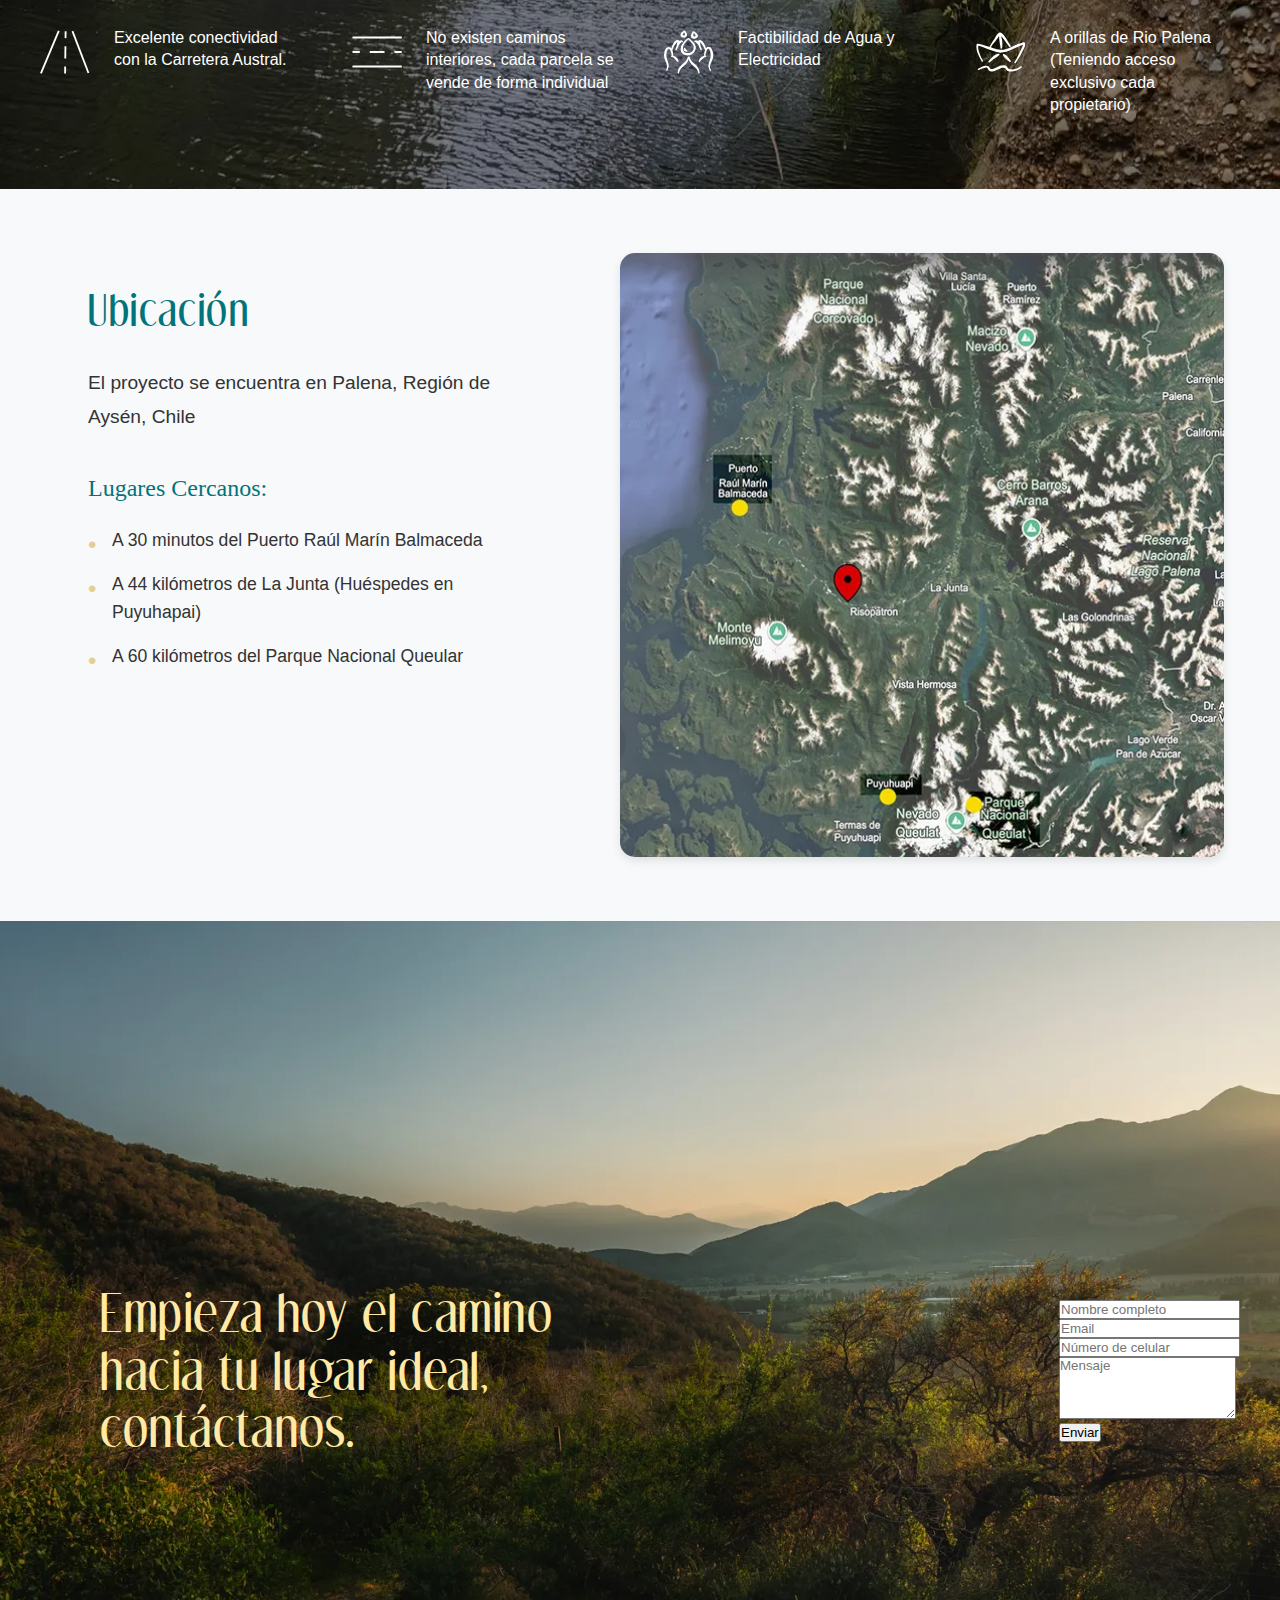
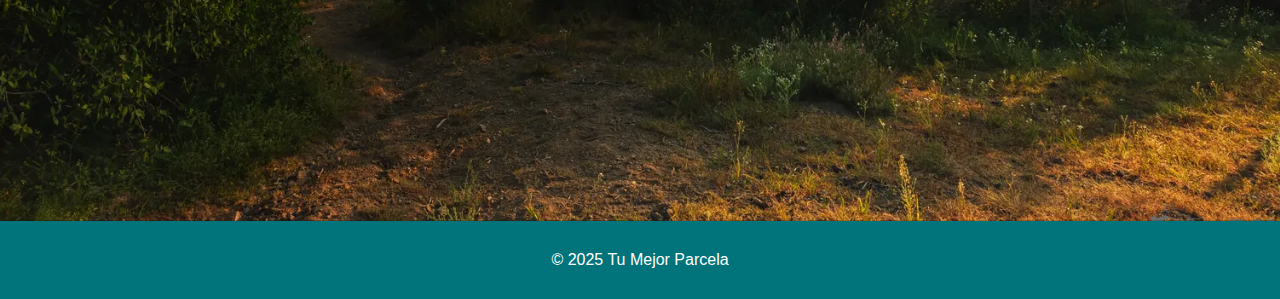
<file: proyectos/cuenca-palena/index.html>
<!DOCTYPE html>
<html lang="es">
<head>
    <meta charset="UTF-8">
    <meta name="viewport" content="width=device-width, initial-scale=1.0">
    <title>Cuenca Palena</title>
    <meta content="" name="keywords">
    <meta content="" name="description">
    <!-- Favicon -->
    <link href="../../assets/icons/parcela_icon.png" rel="icon">
    <link rel="stylesheet" href="../../assets/css/style.css">
</head>

<body>
    <nav class="navbar">

        <div class="logo">
            <a href="../../index.html">
            <img src="../../assets/img/banners/Logo.svg" alt="Logo">
        </a>
        </div>

             
        <!-- Checkbox para controlar el menú -->
        <input type="checkbox" class="menu-toggle" id="toggle-menu">
    
        <!-- Icono del menú (hamburguesa) -->
        <label for="toggle-menu" class="navbar-toggle">&#9776;</label>


        <div class="nav-links">
            <a href="../../quienes-somos/index.html" class="nav-item">QUIÉNES SOMOS</a>
            <a href="../index.html" class="nav-item proyectos">PROYECTOS</a>
            <a href="#contacto" class="nav-item contactanos">CONTÁCTANOS →</a>
        </div>
    </nav>

    <section class="proyects" style="background-image: url(img/hero-cuenca-palena.webp);">
        <div class="proyects-content">
            <h1>Cuenca Palena</h1>
        </div>
    </section>
    <section class="project-description">
        <div class="description-content">
            <div class="description-text">
                <p>Privilegiada ubicación y acceso a Río Palena. Parcelas insertas en reserva ecológica que se encuentra rodeada de flora y fauna nativa.</p>
                
                <ul class="features-list">
                    <li>34 parcelas</li>
                    <li>Superficies desde 5.000 mts2.</li>
                    <li>Precio desde: $20.000.000 CLP<br>
                        </li>
                    <li>Cada parcela cuenta con ROL único y documentación legal al día. Entrega inmediata.</li>
                    <li>Opción de financiamiento con crédito directo.</li>
                </ul>
            </div>
            
            <div class="description-gallery2" style="max-width: 100%; overflow: hidden;">
                <div class="main-image">
                    <img src="img/cuenca_palena.webp" alt="Vista principal Cerro Castillo">
                </div>
            </div>
        </div>
            <div class="gallery-container" style="max-width: 100%; overflow-x: auto; height: 100%; padding: 0;">
                <div class="gallery-item">
                    <img src="img/parcela-palena-01.webp" alt="Vista Cerro Castillo 1" style="object-fit: cover;">
                </div>
                <div class="gallery-item">
                    <img src="img/parcela-palena-02.webp" alt="Vista Cerro Castillo 2" style="object-fit: cover;">
                </div>
                <div class="gallery-item">
                    <img src="img/parcela-palena-03.webp" alt="Vista Cerro Castillo 3" style="object-fit: cover;">
                </div>
                <div class="gallery-item">
                    <img src="img/parcela-palena-04.webp" alt="Vista Cerro Castillo 4" style="object-fit: cover;">
                </div>
                <div class="gallery-item">
                    <img src="img/parcela-palena-05.webp" alt="Vista Cerro Castillo 5" style="object-fit: cover;">
                </div>
                <div class="gallery-item">
                    <img src="img/parcela-palena-06.webp" alt="Vista Cerro Castillo 6" style="object-fit: cover;">
                </div>
                <div class="gallery-item">
                    <img src="img/parcela-palena-07.webp" alt="Vista Cerro Castillo 7" style="object-fit: cover;">
                </div>
                <div class="gallery-item">
                    <img src="img/parcela-palena-08.webp" alt="Vista Cerro Castillo 7" style="object-fit: cover;">
                </div>
            </div>
    </section>
    <section class="project-features" style="background-image: url('img/caracteristicas_cuenca.webp');">
        <div class="features-container">
           
            <div class="feature-item">
                <div class="feature-icon">
                    <img src="img/icons/acceso.svg" alt="Conectividad">
                </div>
                <div class="feature-content">
                    <p>Excelente conectividad con la Carretera Austral.</p>
                </div>
            </div>
            <div class="feature-item">
                <div class="feature-icon">
                    <img src="img/icons/camino_interno.svg" alt="Conectividad">
                </div>
                <div class="feature-content">
                    <p>No existen caminos interiores, cada parcela se vende de forma individual</p>
                </div>
            </div>
    
            <div class="feature-item">
                <div class="feature-icon">
                    <img src="img/icons/water.svg" alt="Electricidad">

                </div>
                <div class="feature-content">
                    <p>Factibilidad de Agua y Electricidad</p>
                </div>
            </div>
            <div class="feature-item">
                <div class="feature-icon">
                    <img src="img/icons/rio.svg" alt="Comercios">
                </div>
                <div class="feature-content">
                    <p>A orillas de Rio Palena (Teniendo acceso exclusivo cada propietario)</p>
                </div>
            </div>
        </div>
    </section>
    <section class="ubication">
        <div class="ubication-container">
            <div class="ubication-info">
                <h2>Ubicación</h2>
                <p>El proyecto se encuentra en Palena, Región de Aysén, Chile</p>
                
                <h3>Lugares Cercanos:</h3>
                <ul class="ubication-list">
                    <li>A 30 minutos del Puerto Raúl Marín Balmaceda</li>
                    <li>A 44 kilómetros de La Junta (Huéspedes en Puyuhapai)</li>
                    <li>A  60 kilómetros del Parque Nacional Queular</li>
                </ul>
            </div>
            <div class="ubication-map">
                <img src="img/mapa-palena.webp" alt="mapa parcela Cuenca Palena">
            </div>
        </div>
    </section>

    <section class="contacto" id="contacto" style="background-image: url('img/contacto-palena.webp');">
        <div class="contacto-container">
            <div class="contacto-title">
                <h2>Empieza hoy el camino <br>hacia tu lugar ideal, contáctanos.</h2>
            </div>
            <div class="contacto-content">
                <form class="contacto-form">
                    <div class="form-group">
                        <input type="text" placeholder="Nombre completo" class="input-icon user" required>
                    </div>
                    <div class="form-group">
                        <input type="email" placeholder="Email" class="input-icon email" required>
                    </div>
                    <div class="form-group">
                        <input type="tel" placeholder="Número de celular" class="input-icon phone" required>
                    </div>
                    <div class="form-group">
                        <textarea placeholder="Mensaje" rows="4" class="input-icon message" required></textarea>
                    </div>
                    <button type="submit" class="btn-submit">Enviar</button>
                </form>
            </div>
        </div>
    </section>
    
    <!-- Modal -->
    <div id="modal" class="modal">
        <span class="close">&times;</span>
            <div class="modal-content">
                <button class="modal-arrow prev">‹</button>
                <img id="modal-img">
                <button class="modal-arrow next">›</button>
            </div>     
    </div>

    <script src="../../assets/js/slider.js"></script>
    <script src="../../assets/js/gallery.js"></script>
    <script src="../../assets/js/openphoto.js"></script>

    <footer>
        <p>&copy; 2025 Tu Mejor Parcela</p>
    </footer>

    
</body>
</html>
</file>
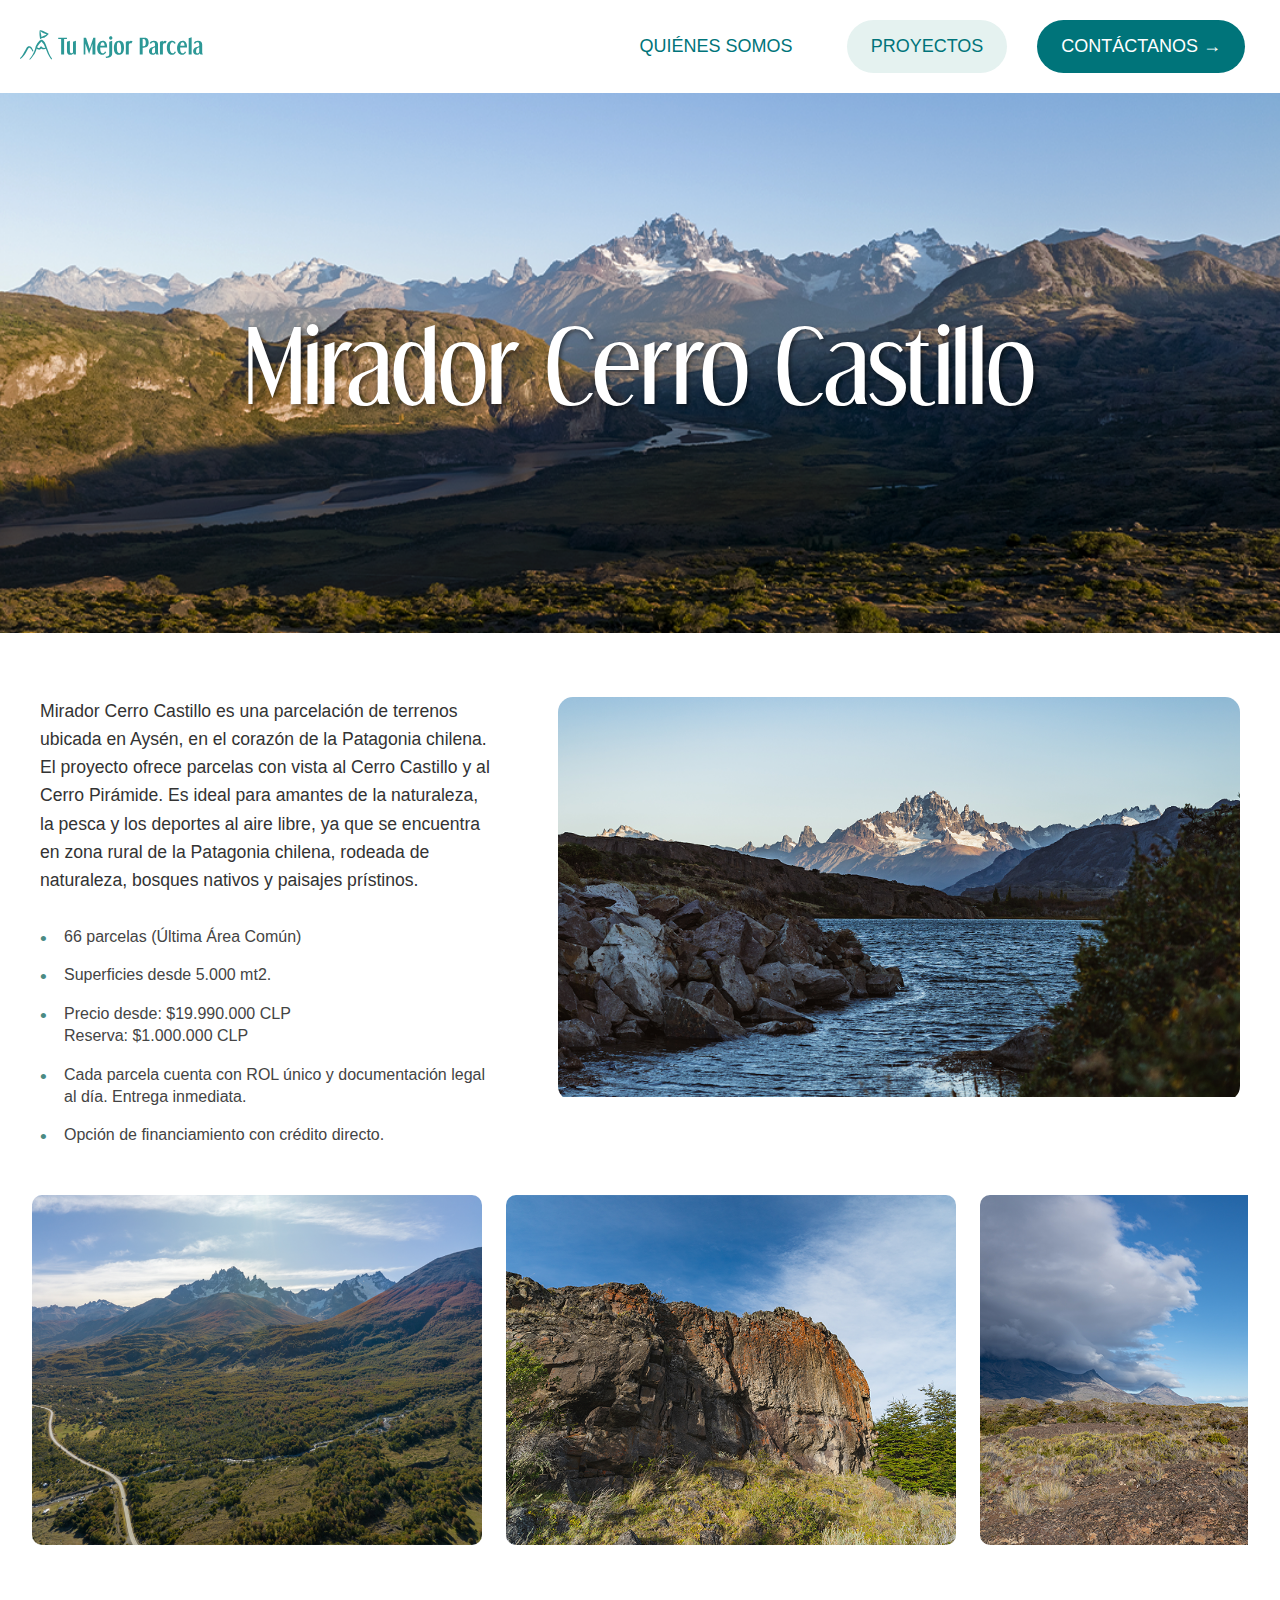
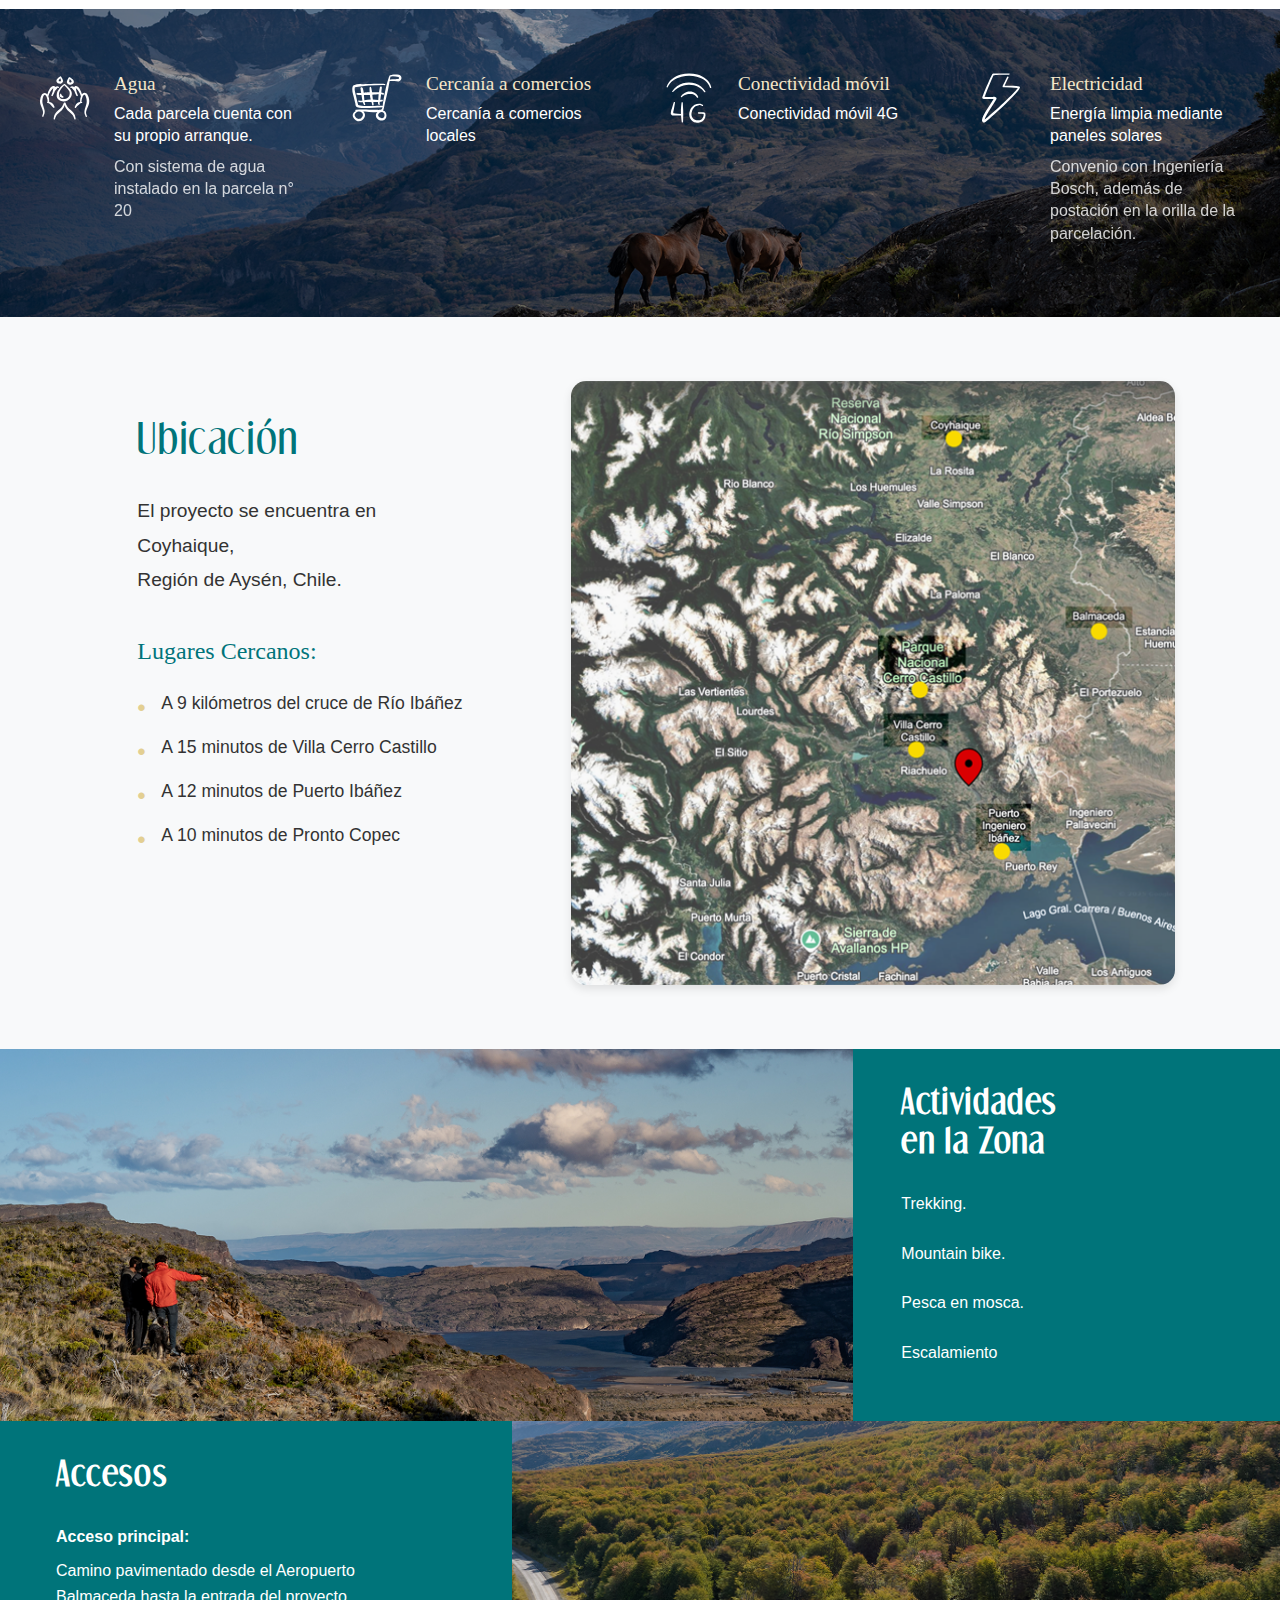
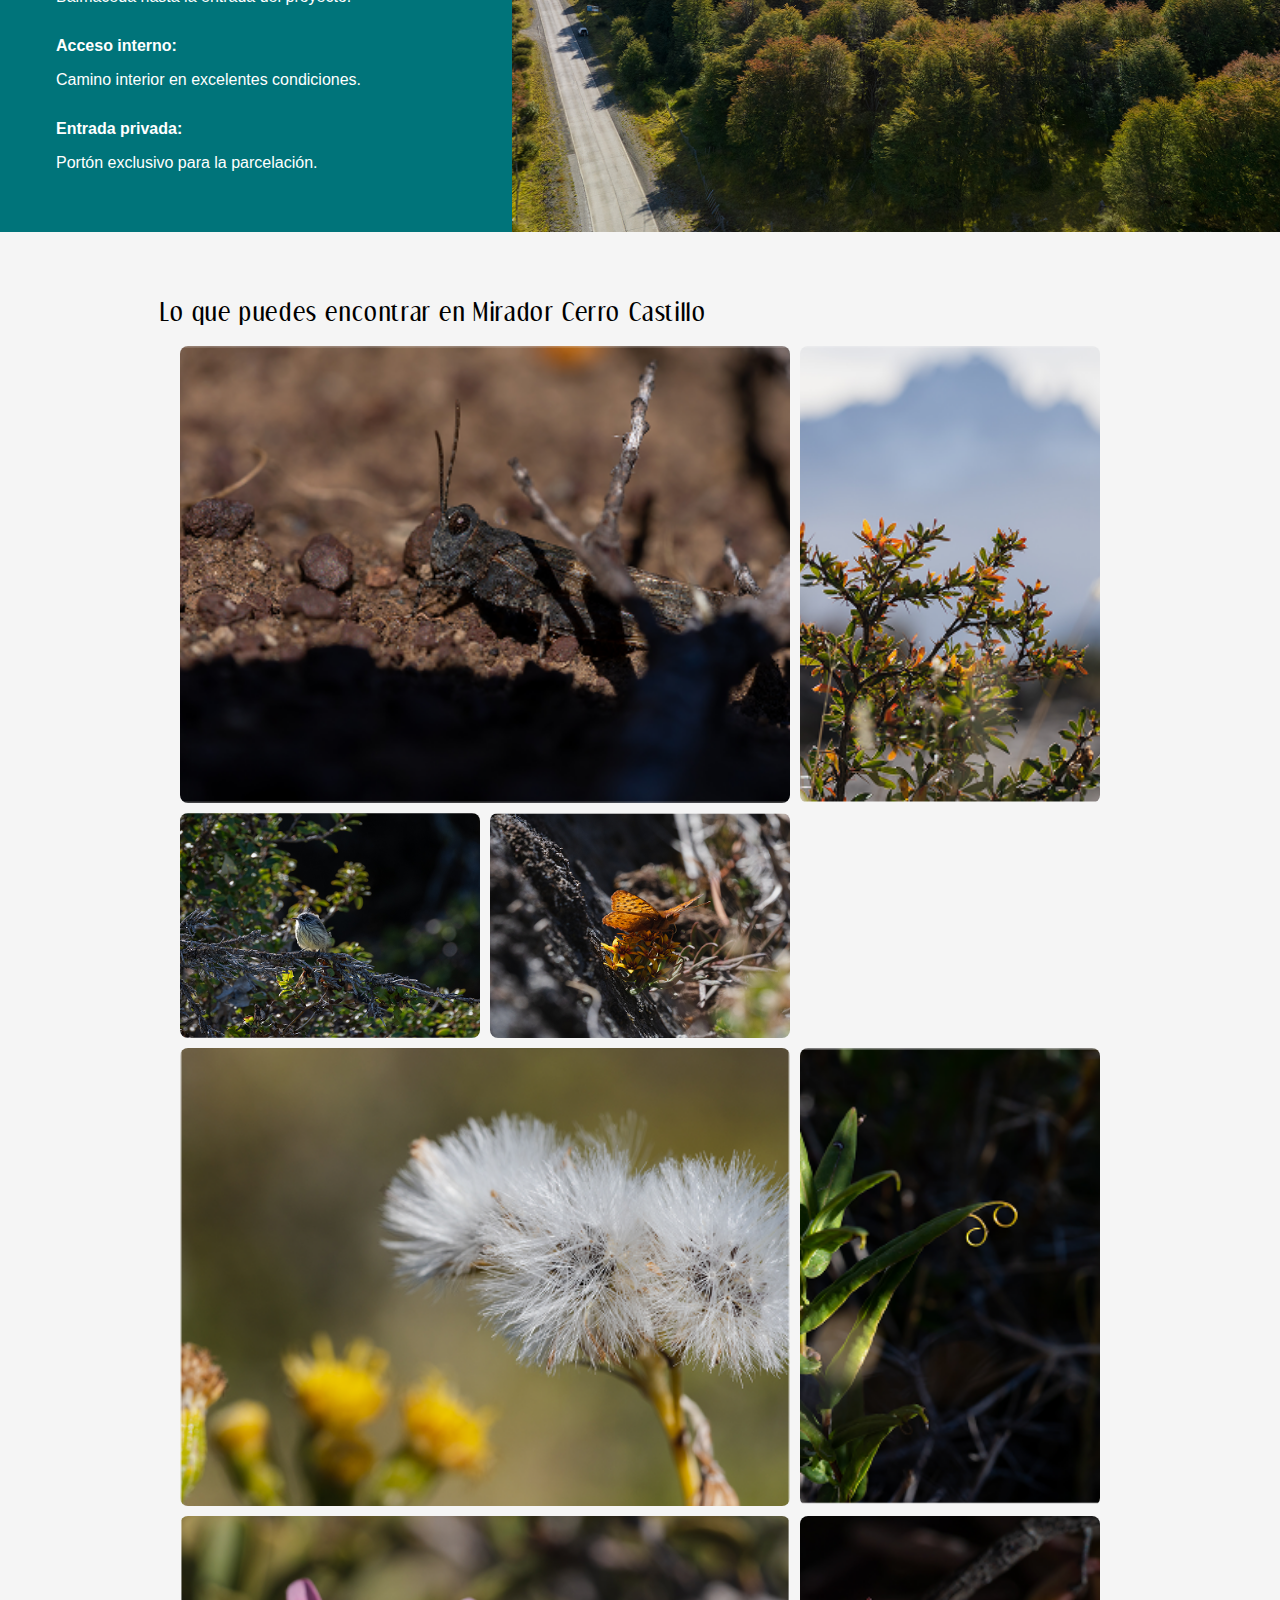
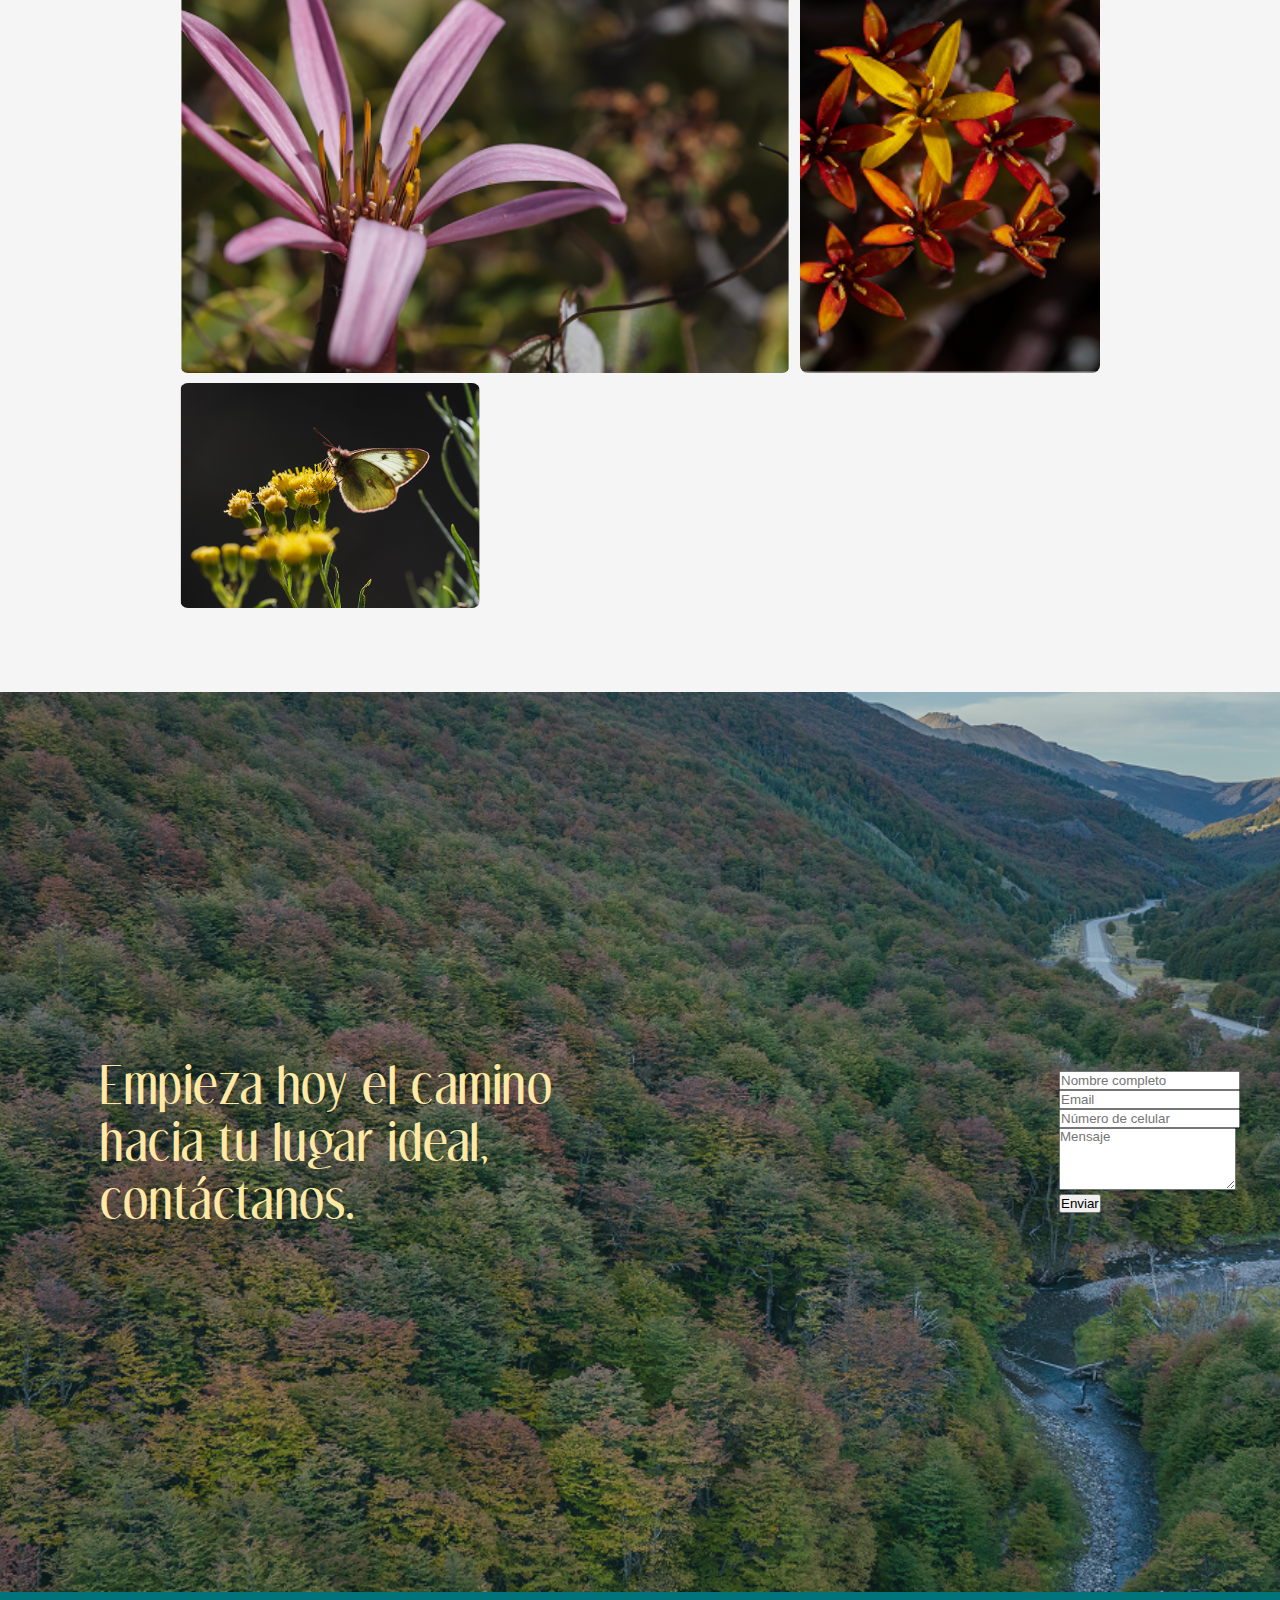
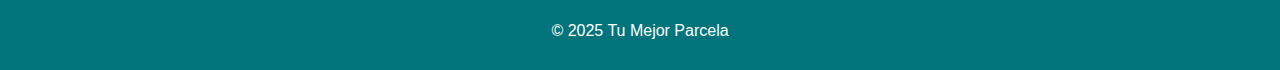
<file: proyectos/mirador-cerro-castillo/index.html>
<!DOCTYPE html>
<html lang="es">
<head>
    <meta charset="UTF-8">
    <meta name="viewport" content="width=device-width, initial-scale=1.0">
    <title>Mirador Cerro Castillo</title>
    <meta content="" name="keywords">
    <meta content="" name="description">
    <!-- Favicon -->
    <link href="../../assets/icons/parcela_icon.png" rel="icon">
    <link rel="stylesheet" href="../../assets/css/style.css">
</head>

<body>
    <nav class="navbar">
        <div class="logo">
            <a href="../../index.html">
            <img src="../../assets/img/banners/Logo.svg" alt="Logo">
        </a>
        </div>           
        <!-- Checkbox para controlar el menú -->
        <input type="checkbox" class="menu-toggle" id="toggle-menu">
    
        <!-- Icono del menú (hamburguesa) -->
        <label for="toggle-menu" class="navbar-toggle">&#9776;</label>

        <div class="nav-links">
            <a href="../../quienes-somos/index.html" class="nav-item">QUIÉNES SOMOS</a>
            <a href="../index.html" class="nav-item proyectos">PROYECTOS</a>
            <a href="#contacto" class="nav-item contactanos">CONTÁCTANOS →</a>
        </div>
    </nav>

    <section class="proyects" style="background-image: url(img/cerro-castillo.png);">
        <div class="proyects-content">
            <h1>Mirador Cerro Castillo</h1>
        </div>
    </section>
    <section class="project-description">
        <div class="description-content">
            <div class="description-text">
                <p>Mirador Cerro Castillo es una parcelación de terrenos ubicada en Aysén, en el corazón de la Patagonia chilena. El proyecto ofrece parcelas con vista al Cerro Castillo y al Cerro Pirámide. Es ideal para amantes de la naturaleza, la pesca y los deportes al aire libre, ya que se encuentra en zona rural de la Patagonia chilena, rodeada de naturaleza, bosques nativos y paisajes prístinos.</p>
                
                <ul class="features-list">
                    <li>66 parcelas (Última Área Común)</li>
                    <li>Superficies desde 5.000 mt2.</li>
                    <li>Precio desde: $19.990.000 CLP<br>
                        Reserva: $1.000.000 CLP</li>
                    <li>Cada parcela cuenta con ROL único y documentación legal al día. Entrega inmediata.</li>
                    <li>Opción de financiamiento con crédito directo.</li>
                </ul>
            </div>
            
            <div class="description-gallery2" style="max-width: 100%; overflow: hidden;">
                <div class="main-image">
                    <img src="img/caract-parcela-cerro-castillo-01.png" alt="Vista principal Cerro Castillo">
                </div>
            </div>
        </div>
        <div class="gallery-container" style="max-width: 100%; overflow-x: auto; height: 100%; padding: 0;">
            <div class="gallery-item">
                <img src="img/galeria/parcela-aysen-01.png" alt="Vista Cerro Castillo 1" style=" object-fit: cover;">
            </div>
            <div class="gallery-item">
                <img src="img/galeria/parcela-aysen-02.png" alt="Vista Cerro Castillo 2" style="object-fit: cover;">
            </div>
            <div class="gallery-item">
                <img src="img/galeria/parcela-aysen-03.png" alt="Vista Cerro Castillo 3" style="object-fit: cover;">
            </div>
            <div class="gallery-item">
                <img src="img/galeria/parcela-aysen-04.png" alt="Vista Cerro Castillo 4" style="object-fit: cover;">
            </div>
            <div class="gallery-item">
                <img src="img/galeria/parcela-aysen-05.png" alt="Vista Cerro Castillo 1" style=" object-fit: cover;">
            </div>
            <div class="gallery-item">
                <img src="img/galeria/parcela-aysen-06.png" alt="Vista Cerro Castillo 2" style="object-fit: cover;">
            </div>
            <div class="gallery-item">
                <img src="img/galeria/parcela-aysen-07.png" alt="Vista Cerro Castillo 3" style="object-fit: cover;">
            </div>
            <div class="gallery-item">
                <img src="img/galeria/parcela-aysen-08.png" alt="Vista Cerro Castillo 4" style="object-fit: cover;">
            </div>
            <div class="gallery-item">
                <img src="img/galeria/parcela-aysen-09.png" alt="Vista Cerro Castillo 4" style="object-fit: cover;">
            </div>
        </div>
    </section>
    <section class="project-features" style="background-image: url('img/agua.png');">
        <div class="features-container">
            <div class="feature-item">
                <div class="feature-icon">
                    <img src="img/icons/water.svg" alt="Agua">
                </div>
                <div class="feature-content">
                    <h3>Agua</h3>
                    <p>Cada parcela cuenta con su propio arranque.</p>
                    <p class="feature-detail">Con sistema de agua instalado en la parcela n° 20</p>
                </div>
            </div>
    
            <div class="feature-item">
                <div class="feature-icon">
                    <img src="img/icons/shop.svg" alt="Comercios">
                </div>
                <div class="feature-content">
                    <h3>Cercanía a comercios</h3>
                    <p>Cercanía a comercios locales</p>
                </div>
            </div>
    
            <div class="feature-item">
                <div class="feature-icon">
                    <img src="img/icons/4g.svg" alt="Conectividad">
                </div>
                <div class="feature-content">
                    <h3>Conectividad móvil</h3>
                    <p>Conectividad móvil 4G</p>
                </div>
            </div>
    
            <div class="feature-item">
                <div class="feature-icon">
                    <img src="img/icons/energy.svg" alt="Electricidad">
                </div>
                <div class="feature-content">
                    <h3>Electricidad</h3>
                    <p>Energía limpia mediante paneles solares</p>
                    <p class="feature-detail">Convenio con Ingeniería Bosch, además de postación en la orilla de la parcelación.</p>
                </div>
            </div>
        </div>
    </section>
    <section class="ubication">
     
        <div class="ubication-container">
            <div class="ubication-info">
                <h2>Ubicación</h2>
                <p>El proyecto se encuentra en Coyhaique,<br> Región de Aysén, Chile.</p>
                
                <h3>Lugares Cercanos:</h3>
                <ul class="ubication-list">
                    <li>A 9 kilómetros del cruce de Río Ibáñez</li>
                    <li>A 15 minutos de Villa Cerro Castillo</li>
                    <li>A 12 minutos de Puerto Ibáñez</li>
                    <li>A 10 minutos de Pronto Copec</li>
                </ul>
            </div>
            <div class="ubication-map">
                <img src="img/mapa-cerro-castillo.png" alt="Camino de acceso a Mirador Cerro Castillo">
            </div>
        </div>
    </section>
    <section class="feature-two-reverse">
        <div class="feature-two-reverse-image">
            <img src="img/projects.png" alt="Camino de acceso a Mirador Cerro Castillo">
        </div>
        <div class="feature-two-reverse-container">
           
            <div class="feature-two-reverse-content">
                <h2>Actividades <br> en la Zona</h2>
                <ul class="feature-two-reverse-list">
                    <li>Trekking.</li>
                    <li>Mountain bike.</li>
                    <li>Pesca en mosca.</li>
                    <li>Escalamiento</li>
                </ul>
            </div>
        </div>
    </section>
    
       <section class="feature-two">
        <div class="feature-two-image">
            <img src="img/actividades.png" alt="Camino de acceso a Mirador Cerro Castillo">
        </div>
        <div class="feature-two-container">
            
            <div class="feature-two-content">
                <h2>Accesos</h2>
                <ul class="feature-two-list">
                    <li>
                        <strong>Acceso principal:</strong> Camino pavimentado desde el Aeropuerto Balmaceda hasta la entrada del proyecto.
                    </li>
                    <li>
                        <strong>Acceso interno:</strong> Camino interior en excelentes condiciones.
                    </li>
                    <li>
                        <strong>Entrada privada:</strong> Portón exclusivo para la parcelación.
                    </li>
                </ul>
            </div>    
        </div>
    </section>

    <section class="gallery2">
        <h2 class="gallery2-title">Lo que puedes encontrar en Mirador Cerro Castillo</h2>
        <div class="gallery2-container">
            <div class="gallery2-item wide"><img src="img/gallery/flora-parcela-cerro-castillo-07.png" alt="Flora Cerro Castillo"></div>
            <div class="gallery2-item item"><img src="img/gallery/flora-parcela-cerro-castillo-09.png" alt="Flora Cerro Castillo"></div>
            <div class="gallery2-item item"><img src="img/gallery/flora-parcela-cerro-castillo-08.png" alt="Flora Cerro Castillo"></div>
            <div class="gallery2-item item"><img src="img/gallery/flora-parcela-cerro-castillo-01.png" alt="Flora Cerro Castillo"></div>
            <div class="gallery2-item wide"><img src="img/gallery/flora-parcela-cerro-castillo-04.png" alt="Flora Cerro Castillo"></div>
            <div class="gallery2-item item"><img src="img/gallery/flora-parcela-cerro-castillo-010.png" alt="Flora Cerro Castillo"></div>
            <div class="gallery2-item wide"><img src="img/gallery/flora-parcela-cerro-castillo-03.png" alt="Flora Cerro Castillo"></div>
            <div class="gallery2-item item"><img src="img/gallery/flora-parcela-cerro-castillo-05.png" alt="Flora Cerro Castillo"></div>
            <div class="gallery2-item item"><img src="img/gallery/flora-parcela-cerro-castillo-02.png" alt="Flora Cerro Castillo"></div>
        </div>
    </section>
    
    <section class="contacto" id="contacto" style="background-image: url('img/contact-cerro-castillo.png');">
        <div class="contacto-container">
            <div class="contacto-title">
                <h2>Empieza hoy el camino <br>hacia tu lugar ideal, contáctanos.</h2>
            </div>
            <div class="contacto-content">
                <form class="contacto-form">
                    <div class="form-group">
                        <input type="text" placeholder="Nombre completo" class="input-icon user" required>
                    </div>
                    <div class="form-group">
                        <input type="email" placeholder="Email" class="input-icon email" required>
                    </div>
                    <div class="form-group">
                        <input type="tel" placeholder="Número de celular" class="input-icon phone" required>
                    </div>
                    <div class="form-group">
                        <textarea placeholder="Mensaje" rows="4" class="input-icon message" required></textarea>
                    </div>
                    <button type="submit" class="btn-submit">Enviar</button>
                </form>
            </div>
        </div>
    </section>

            <!-- Modal -->
                <div id="modal" class="modal">
                    <span class="close">&times;</span>
                        <div class="modal-content">
                            <button class="modal-arrow prev">‹</button>
                            <img id="modal-img">
                            <button class="modal-arrow next">›</button>
                        </div>   
                </div>

                <script src="../../assets/js/slider.js"></script>
                <script src="../../assets/js/gallery.js"></script>
                <script src="../../assets/js/openphoto.js"></script>

    <footer>
        <p>&copy; 2025 Tu Mejor Parcela</p>
    </footer>

    
</body>
</html>
</file>
<file: assets/css/style.css>
@font-face {
font-family:'dream_orphansregular';
src:url(../fonts/dream_orphans-webfont.woff2) format("woff2"),url(../fonts/dream_orphans-webfont.woff) format("woff");
font-weight:400;
font-style:normal;
letter-spacing:4%;
font-display: swap;
}

* {
font-family:'Open Sans',sans-serif;
margin:0;
padding:0;
box-sizing:border-box
}

h1,h4,h6,.hero-content h1,.beneficios-header h2,.contacto-title h2 {
font-family:'dream_orphansregular';
font-weight:lighter
}

h2,.slide-content h2 {
font-family:'dream_orphansregular';
font-weight:lighter;
letter-spacing: .1rem;
}

h3,h5 {
font-family:"Ubuntu",serif;
font-weight:400;
font-style:normal
}

.swal2-title {
font-family:'Open Sans',sans-serif
}

.navbar {
display:flex;
justify-content:space-between;
align-items:center;
background-color:#fff;
padding:20px
}

.navbar .logo img {
width:183px;
height:30px;
object-fit:contain
}

.nav-links {
display:flex;
list-style-type:none;
padding:0;
margin:0;
align-items:center
}

.nav-links .nav-item {
color:#00747A;
text-decoration:none;
font-size:18px;
margin:0 15px;
padding:16px 24px
}

.nav-links .nav-item:hover {
color:#019ea7
}

.menu-toggle {
display:none
}

.navbar-toggle {
display:none;
font-size:30px;
color:#fff;
background-color:#00747A;
cursor:pointer;
padding:10px
}

.nav-item.contactanos {
color:#ffff
}

@media screen and (max-width: 768px) {
.nav-links {
display:none;
width:100%;
flex-direction:column;
text-align:center;
background-color:#fff;
position:absolute;
top:80px;
left:0;
padding:10px 0
}

.nav-links .nav-item {
margin:10px 0;
padding:10px
}

.navbar-toggle {
display:block
}

.menu-toggle:checked + .navbar-toggle + .nav-links {
display:flex
}
}

html {
scroll-behavior:smooth
}

.proyectos {
background-color:#E5F2F0;
padding:1rem;
border-radius:50px
}

.contactanos {
background-color:#00747A;
color:#fff;
padding:1rem 1.5rem;
border-radius:50px
}

.hero {
width:100%;
height:90vh;
background-image:url(../img/hero/hero_parcela.webp);
background-size:cover;
background-position:center;
background-repeat:no-repeat;
display:flex;
align-items:center;
justify-content:center
}

.hero-content {
text-align:center;
color:#fff
}

.hero-content h1 {
font-size:6rem;
text-shadow:2px 2px 4px rgba(0,0,0,0.5)
}

.quienes-somos {
width:100%;
height:60vh;
background-image:url(../img/hero/hero-quienes-somos.webp);
background-size:cover;
background-position:center;
background-repeat:no-repeat;
display:flex;
align-items:center;
justify-content:center
}

.quienes-somos-content {
text-align:center;
color:#fff
}

.quienes-somos-content h1 {
font-size:6rem;
text-shadow:2px 2px 4px rgba(0,0,0,0.5)
}

.proyects {
width:100%;
height:60vh;
background-image:url(../img/hero/hero_proyectos2.webp);
background-size:cover;
background-position:center;
background-repeat:no-repeat;
display:flex;
align-items:center;
justify-content:center
}

.proyects-content {
text-align:center;
color:#fff
}

.proyects-content h1 {
font-size:6rem;
text-shadow:2px 2px 4px rgba(0,0,0,0.5)
}

.beneficios {
padding:5rem 2rem;
background-color:#f8f9fa
}

.beneficios-header {
text-align:center;
max-width:800px;
margin:0 auto 4rem
}

.beneficios-header h2 {
color:#00747A;
font-size:2.2rem;
margin-bottom:1.5rem
}

.beneficios-header p {
color:#333;
font-size:1.1rem;
line-height:1.6
}

.beneficios-grid {
display:grid;
grid-template-columns:repeat(3,1fr);
gap:2rem;
max-width:1200px;
margin:0 auto
}

.proyectos-grid {
display:grid;
grid-template-columns:repeat(4,1fr);
gap:2rem;
max-width:1200px;
margin:0 auto
}

.beneficio-card {
background:#fff;
padding:2rem;
border-radius:10px;
text-align:center;
box-shadow:0 2px 10px rgba(0,0,0,0.05)
}

.proyectos-card {
background:#fff;
padding:2rem;
border-radius:10px;
text-align:center;
box-shadow:0 2px 10px rgba(0,0,0,0.05)
}

.beneficio-icon {
background-color:#E5F2F0;
width:80px;
height:80px;
border-radius:50%;
display:flex;
align-items:center;
justify-content:center;
margin:0 auto 1.5rem
}

.beneficio-icon img {
width:50px;
height:50px
}

.beneficio-card h3 {
color:#333;
margin-bottom:1rem
}

.beneficio-card p {
color:#666
}

@media (max-width: 768px) {
    .hero-content h1,
    .quienes-somos-content h1,
    .proyects-content h1 {
        font-size: 5rem;
    }
}

@media screen and (max-width: 768px) {
    .beneficios {
     padding:2rem 2rem;
 }

    .beneficios-grid {
grid-template-columns:1fr;
gap:1.5rem
}

.proyectos-grid {
grid-template-columns:1fr;
gap:1.5rem
}

.beneficio-card {
padding:1.5rem
}

.beneficios-header h2 {
font-size:2rem
}

.beneficios-header p {
font-size:1rem
}
}

.slider-section {
padding:0 20px;
margin:40px 0
}

.slider {
position:relative;
max-width:1200px;
margin:0 auto
}

.slider-container {
border-radius:25px;
overflow:hidden;
position:relative;
height:500px;
background-color:#f0f0f0
}

.slide {
position:absolute;
width:100%;
height:100%;
opacity:0;
transition:opacity .4s ease;
visibility:hidden
}

.slide.active {
opacity:1;
visibility:visible
}

.slide-wrapper {
position:relative;
width:100%;
height:100%
}

.slide img {
width:100%;
height:100%;
object-fit:cover
}

.slide-content {
position:absolute;
right:0;
top:0;
transform:none;
color:#fff;
text-align:right;
max-width:50%;
padding: 50px;
display:flex;
flex-direction:column;
height:100%;
justify-content:center
}

.slide-content-left {
left:0;
right:auto;
text-align:left;
padding:40px;
display:flex;
flex-direction:column;
height:100%;
justify-content:center
}

.slide-content h2 {
font-size:2.6rem;
margin-bottom:1.5rem;
line-height:1.2
}

.slide-content p {
font-size:1.5rem;
margin-bottom:2rem
}

@media (max-width: 768px) {
.slider-container {
height:400px
}

.slide-content,.slide-content-left {
max-width:50%;
padding: 40px;
}

.slide-content h2,.slide-content-left h2 {
font-size:2rem;
margin-bottom:1rem;
}

.slide-content p,.slide-content-left p {
font-size:1rem;
margin-bottom:1.5rem
}
}

@media (max-width: 480px) {
.slider-container {
height:250px
}

.slide-content,.slide-content-left {
    max-width:85%;
    padding:15px;
    min-height:200px
    }


.slide-content h2,.slide-content-left h2 {
font-size:1.5rem;
margin-bottom:.2rem
}

.slide-content p, .slide-content-left p {
font-size:1rem;
margin-bottom:1rem
}
}

.mis-cards .slide-content {
    background-color:#00747A
    }
    
.mis-cards .slide-content h3 {
    font-size: 1.5rem;
    font-weight:normal;
    margin-bottom: 1.5rem;
    color:#FFE9A4
  }

  @media (max-width: 768px) {
    .mis-cards .slide-content h3 {
        font-size: 16px;
        font-weight:normal;
        margin-bottom: 1rem;
        color:#FFE9A4
      }
  }
@media (max-width: 480px) {
    .mis-cards .slide-content,
    .mis-cards .slide-content-left {
        width:41%;
        padding:5px;
        min-height:200px;
        text-align: center; 
        }
    .mis-cards .slide-content p {
        display: none; /* Ocultar párrafos en móviles */
      }
    
    .mis-cards .slide-content h3 {
        font-size: 12px;
        font-weight:normal;
        margin-top: 1.5rem;
        margin-bottom: 1rem;
        color:#FFE9A4
      }
}
.slider-arrow {
position:absolute;
top:50%;
transform:translateY(-50%);
background:rgba(255,255,255,0.5);
border:none;
width:40px;
height:40px;
border-radius:50%;
font-size:24px;
cursor:pointer;
z-index:2;
color:#333;
display:flex;
align-items:center;
justify-content:center;
transition:background-color .3s
}

.slider-arrow:hover {
background:rgba(255,255,255,0.8)
}

.slider-arrow.prev {
left:5px
}

.slider-arrow.next {
right:5px
}

.slider-arrow {
font-size:20px;
font-weight:700
}

.btn-proyectos {
display:inline-block;
padding:1rem 2rem;
background-color:#FFE9A4;
color:#003A3D;
text-decoration:none;
border-radius:30px;
font-weight:600;
transition:background-color .3s;
margin-top:auto;
align-self:flex-end
}

.btn-proyectos:hover {
background-color:#E3CF92
}

@media (max-width: 768px) {
.btn-proyectos {
padding:.8rem 1.5rem;
font-size:1.1rem;
font-size:14px
}
}

@media (max-width: 480px) {
.btn-proyectos {
padding:.6rem 1.2rem;
font-size:1rem;
width:100%;
text-align:center;
font-size:12px;
margin-bottom: 1.5rem;
}
}

.btn-proximos {
display:inline-block;
padding:1rem 2rem;
background-color:#003A3D;
color:#fff;
text-decoration:none;
border-radius:30px;
font-weight:400;
transition:background-color .3s;
align-self:flex-end;
margin-top:auto
}

.btn-proximos:hover {
background-color:#3f9b9b
}

@media (max-width: 768px) {
.btn-proximos {
padding:.5rem 1.5rem;
font-size:1.1rem;
font-size:14px
}
}

@media (max-width: 480px) {
.btn-proximos {
padding:.6rem 5px;
width:100%;
text-align:center;
font-size:14px;
margin-bottom: 2rem;
}
}

.btn-proximos-left {
    align-self: flex-start; 
    margin-left: 0; 
    margin-right: auto; 
}

@media (max-width: 480px) {
    .btn-proximos-left {
        padding:.6rem 5px; 
        margin-bottom: 2rem;
        text-align:center;
    }
}
footer {
text-align:center;
padding:30px;
background-color:#00747A
}

footer p {
margin:0;
color:#fff
}

.contacto {
background-image:url(../img/contact/home_contacto.webp);
background-size:cover;
background-position:center;
padding:60px 20px;
min-height:100vh;
display:flex;
align-items:center
}

.contacto-container {
width:100%;
max-width:1200px;
margin:0 auto;
display:flex;
justify-content:space-between;
align-items:center;
gap:40px
}

.contacto-title {
flex:1;
padding-left:60px
}

.contacto-title h2 {
color:#FFE9A4;
font-size:3em;
line-height:1.2;
max-width:600px
}

#form-contacto {
    width: 100%;
    max-width:500px;
    margin: 0 auto;
    padding:40px;
    border-radius:20px;
    
    }

    @media (max-width: 600px) {
    #form-contacto {
        max-width:100%;
        padding:20px
        }
    }

@media (max-width: 968px) {
.contacto-container {
flex-direction:column;
text-align:center
}

.contacto-title {
padding-left:0
}

.contacto-title h2 {
font-size:2.5em;
margin:0 auto
}
}



.gallery {
padding:4rem 2rem;
background:#f5f5f5;
overflow:hidden
}

.gallery-container {
display:flex;
gap:1.5rem;
padding:1rem;
max-width:100%;
overflow-x:auto;
scroll-behavior:smooth;
cursor:pointer;
-webkit-overflow-scrolling:touch;
scrollbar-width:none;
-ms-overflow-style:none;
user-select:none;
-webkit-user-select:none;
-moz-user-select:none;
-ms-user-select:none
}

.gallery-container.active {
cursor:pointer;
scroll-behavior:auto
}

.gallery-container::-webkit-scrollbar {
display:none
}

.gallery-item {
position:relative;
width:450px;
height:350px;
flex:0 0 auto;
overflow:hidden;
border-radius:10px
}

.gallery-item img {
width:100%;
height:100%;
object-fit:cover;
transition:transform .3s ease;
user-select:none;
-webkit-user-select:none;
-moz-user-select:none;
-ms-user-select:none;
-webkit-user-drag:none;
-webkit-touch-callout:none
}

.gallery-overlay {
position:absolute;
bottom:0;
left:0;
right:0;
background:linear-gradient(transparent,rgba(0,0,0,0.8));
color:#fff;
padding:2rem;
transform:translateY(100%);
transition:transform .3s ease
}

.gallery-item:hover img {
transform:scale(1.1)
}

.gallery-item:hover .gallery-overlay {
transform:translateY(0)
}

.gallery-overlay h3 {
font-size:1.5rem;
margin-bottom:.5rem
}

.gallery-overlay p {
font-size:1rem;
margin-bottom:1rem
}

.gallery-btn {
display:inline-block;
background:#F5E6C9;
color:#333;
padding:.5rem 1.5rem;
border-radius:25px;
text-decoration:none;
font-weight:700;
transition:background-color .3s ease
}

.gallery-btn:hover {
background:#f0d9b0
}

@media (max-width: 768px) {
    .gallery {
        padding:2rem 1rem;
    }
    .gallery-item {
min-width:250px;
height:250px
}

.gallery-overlay {
transform:translateY(0);
background:linear-gradient(transparent,rgba(0,0,0,0.9))
}
}

.gallery2 {
padding:4rem 10rem;
background:#f5f5f5
}

.gallery2-container {
display:grid;
grid-template-columns:repeat(auto-fit,minmax(250px,1fr));
gap:10px;
padding:20px
}

.gallery2-item {
position:relative;
overflow:hidden;
border-radius:8px
}

.gallery2-item img {
width:100%;
height:100%;
object-fit:cover
}

.gallery2-item.wide {
grid-column:span 2
}

.gallery2-item.big {
grid-column:span 2;
grid-row:span 2
}

.gallery2-item::before {
content:"";
display:block;
padding-top:75%
}

.gallery2-item img {
position:absolute;
top:0;
left:0;
width:100%;
height:100%;
object-fit:cover;
transition:transform .3s ease-in-out
}

@media (max-width: 768px) {
.gallery2-container {
grid-template-columns:repeat(2,1fr)
}
}

@media (max-width: 480px) {
.gallery2 {
    padding:1rem 1rem;
    background:#f5f5f5
    }
}

@media (max-width: 480px) {
    .gallery2-container {
        grid-template-columns: 1fr;
        gap:10px;
        padding:5px;
    }
}



.modal {
display:none;
position:fixed;
z-index:1000;
padding-top:3%;
left:0;
top:0;
width:100%;
height:100%;
overflow:auto;
background-color:rgba(0,0,0,0.8)
}

.modal-content {
position:relative;
display:flex;
align-items:center;
justify-content:center;
width:900px;
height:700px;
margin:auto
}

.modal-arrow {
position:absolute;
top:50%;
transform:translateY(-50%);
background:rgba(0,0,0,0.5);
color:#fff;
padding:10px 15px;
border:none;
cursor:pointer;
font-size:20px;
z-index:1001
}

.modal-arrow.prev {
left:10px
}

.modal-arrow.next {
right:10px
}

#modal-img {
max-width:100%;
max-height:100%;
object-fit:contain
}

@media (max-width: 768px) {
    .modal {
        padding-top:30%;
    }
    
        .modal-content {
    width:90%;
    height:auto;
    
    }
    .modal-arrow.prev {
        left:1px
        }
        
        .modal-arrow.next {
        right:1px
        }
    }

.close {
position:absolute;
top:15px;
right:25px;
color:#fff;
font-size:35px;
font-weight:700;
cursor:pointer
}

.proyecto-cards {
padding:4rem 2rem;
background-color:#fff
}

.proyecto-header {
text-align:center;
max-width:800px;
margin:0 auto 3rem
}

.proyecto-header h2 {
font-size:2.5rem;
margin-bottom:1.5rem;
color:#333
}

.proyecto-header p {
font-size:1.2rem;
color:#666;
line-height:1.6
}

.proyecto-grid {
display:grid;
grid-template-columns:repeat(auto-fit,minmax(250px,1fr));
gap:2rem;
max-width:1200px;
margin:0 auto
}

.proyecto-card {
text-align:center;
padding:2rem;
background:#f8f8f8;
border-radius:10px;
transition:transform .3s ease
}

.proyecto-card:hover {
transform:translateY(-5px)
}

.proyecto-icon {
background-color:#E5F2F0;
width:80px;
height:80px;
border-radius:50%;
display:flex;
align-items:center;
justify-content:center;
margin:0 auto 1.5rem
}

.proyecto-icon img {
width:70%;
height:70%;
object-fit:contain
}

.proyecto-card p {
font-size:1.1rem;
color:#444;
margin:0
}

@media (max-width: 768px) {
.proyecto-header h2 {
font-size:2rem
}

.proyecto-grid {
grid-template-columns:1fr;
gap:1.5rem
}
}

.project-right {
display:flex;
align-items:stretch;
margin:2rem auto;
max-width:1200px;
background:#fff;
border-radius:20px;
overflow:hidden;
box-shadow:0 4px 6px rgba(0,0,0,0.1)
}

.project-left {
display:flex;
align-items:stretch;
margin:2rem auto;
max-width:1200px;
background:#fff;
border-radius:20px;
overflow:hidden;
box-shadow:0 4px 6px rgba(0,0,0,0.1)
}

.project-image {
flex:1;
min-height:400px
}

.project-image img {
width:100%;
height:100%;
object-fit:cover
}

.project-info {
flex:1;
padding:3rem;
background:#4A8B84;
color:#fff;
display:flex;
flex-direction:column;
justify-content:center
}

.project-info .region {
font-size:.9rem;
margin-bottom:1rem
}

.project-info h2 {
font-size:2.5rem;
margin-bottom:1.5rem;
line-height:1.2
}

.project-info p {
font-size:1.1rem;
margin-bottom:2rem;
line-height:1.6
}

.btn-project {
display:inline-block;
background:#F5E6C9;
color:#333;
padding:.8rem 2rem;
border-radius:25px;
text-decoration:none;
font-weight:700;
align-self:flex-start;
transition:background-color .3s ease
}

.btn-project:hover {
background:#f0d9b0
}

@media (max-width: 768px) {
.project-right {
flex-direction:column;
margin:1rem
}

.project-left {
flex-direction:column-reverse;
margin:1rem
}

.project-image {
min-height:300px
}

.project-info {
padding:2rem
}

.project-info h2 {
font-size:2rem
}
}

.testimonios {
padding:4rem 2rem;
background-color:#fff
}

.testimonios-header {
text-align:center;
max-width:800px;
margin:0 auto 3rem
}

.testimonios-header h2 {
font-size:2.5rem;
margin-bottom:1rem;
color:#333
}

.testimonios-header p {
font-size:1.1rem;
color:#666
}

.testimonios-grid {
display:grid;
grid-template-columns:repeat(3,1fr);
gap:2rem;
max-width:1200px;
margin:0 auto
}

.testimonio-card {
background:#f8f9fa;
padding:2rem;
border-radius:15px;
text-align:center;
transition:transform .3s ease
}

.testimonio-card:hover {
transform:translateY(-5px)
}

.testimonio-card h3 {
font-size:1.5rem;
color:#333;
margin-bottom:.5rem
}

.cliente-tipo {
display:block;
color:#666;
font-size:.9rem;
margin-bottom:1.5rem
}

.testimonio-card p {
color:#444;
line-height:1.6;
font-style:italic
}

@media (max-width: 968px) {
.testimonios-grid {
grid-template-columns:repeat(2,1fr)
}
}

@media (max-width: 768px) {
.testimonios-grid {
grid-template-columns:1fr
}

.testimonios-header h2 {
font-size:2rem
}
}

.project-description {
padding:4rem 2rem;
background-color:#fff
}

.description-content {
display:flex;
gap:4rem;
max-width:1200px;
margin:0 auto;
margin-bottom: 2rem;
}

.description-text {
flex:1;

}

.description-text p {
font-size:1.1rem;
line-height:1.6;
color:#333;
margin-bottom:2rem
}

.features-list {
list-style:none;
padding:0;

}

.features-list li {
position:relative;
padding-left:1.5rem;
margin-bottom:1rem;
color:#444;
line-height:1.4
}

.features-list li::before {
content:"•";
color:#4A8B84;
position:absolute;
left:0;
font-size:1.2rem
}

.description-gallery2 {
flex:1.5
}

.main-image {
margin-bottom:1rem;
border-radius:15px;
overflow:hidden
}

.main-image img {
width:100%;
height:400px;
object-fit:cover
}

.gallery2-grid {
display:grid;
grid-template-columns:repeat(3,1fr);
gap:1rem
}

.gallery2-grid img {
width:100%;
height:150px;
object-fit:cover;
border-radius:10px;
transition:transform .3s ease
}

.gallery2-grid img:hover {
transform:scale(1.05)
}

@media (max-width: 968px) {
.description-content {
flex-direction:column
}

.description-gallery2 {
order:-1
}

.main-image img {
height:300px
}

.gallery2-grid img {
height:120px
}
}

@media (max-width: 768px) {
.project-description {
padding:2rem 1rem
}

.gallery2-grid {
grid-template-columns:repeat(2,1fr)
}
}

.project-features {
padding:4rem 2rem;
background-color:#f8f9fa;
background-size:cover;
background-position:center;
color:#fff
}

.features-container {
display:grid;
grid-template-columns:repeat(auto-fit,minmax(250px,1fr));
gap:3rem;
max-width:1200px;
margin:0 auto
}

.feature-item {
display:flex;
gap:1.5rem;
align-items:flex-start
}

.feature-icon {
flex-shrink:0;
width:50px;
height:50px
}

.feature-icon img {
width:100%;
height:100%;
object-fit:contain;
filter:brightness(0) invert(1)
}

.feature-content {
flex-grow:1
}

.feature-content h3 {
font-size:1.2rem;
margin-bottom:.5rem;
color:#F5E6C9
}

.feature-content p {
font-size:1rem;
line-height:1.4;
margin-bottom:.5rem
}

.feature-detail {
font-size:.9rem;
opacity:.8
}

@media (max-width: 768px) {
.project-features {
padding:3rem 1rem
}

.features-container {
gap:2rem
}

.feature-item {
gap:1rem
}

.feature-icon {
width:40px;
height:40px
}
}

.ubication {
color:#00747A;
padding:4rem 1rem;
display:flex;
justify-content:center;
position:relative;
overflow:hidden;
background-color:#f8f9fa
}

.ubication-container {
display:flex;
gap:4rem;
max-width:1200px;
margin:0 auto;
padding:0 1rem;
box-sizing:border-box
}

.ubication-info {
flex:1;
padding:2rem;
box-sizing:border-box
}

.ubication-info h2 {
font-size:2.5rem;
color:#00747A;
margin-bottom:2rem
}

.ubication-info p {
font-size:1.2rem;
line-height:1.8;
color:#333;
margin-bottom:2.5rem
}

.ubication-info h3 {
font-size:1.5rem;
color:#00747A;
margin-bottom:1.5rem
}

.ubication-list {
list-style:none;
padding:0
}

.ubication-list li {
position:relative;
padding-left:1.5rem;
margin-bottom:1rem;
color:#333;
line-height:1.6;
font-size:1.1rem
}

.ubication-list li::before {
content:"•";
color:#E3CF92;
position:absolute;
left:0;
font-size:1.5rem
}

.ubication-map img {
width:100%;
height:100%;
object-fit:cover;
border-radius:15px;
box-shadow:0 4px 10px rgba(0,0,0,0.1)
}

@media (max-width: 968px) {
.ubication-container {
flex-direction:column;
gap:2rem;
padding:0 1rem
}

.ubication-info {
padding:1rem;
padding-top:15px;
height:0
}

.ubication-info h2 {
font-size:2rem
}

.ubication-info p {
font-size:1.1rem
}

.ubication-info h3 {
font-size:1.3rem
}

.ubication-map {
height:300px
}
}

@media (max-width: 768px) {
.ubication {
padding:2rem 1rem
}

.ubication-info h2 {
font-size:1.8rem
}

.ubication-info p {
font-size:1rem
}

.ubication-info h3 {
font-size:1.2rem
}

.ubication-list li {
font-size:1rem
}
}

.feature-two {
background-color:#00747A;
color:#fff;
padding:0;
display:flex;
justify-content:center;
position:relative;
overflow:hidden
}

.feature-two-container {
max-width:1200px;
width:100%;
margin:0 auto;
display:flex;
align-items:stretch;
position:relative;
flex-direction:row
}

.feature-two-content {
width:30%;
padding:2rem 1rem
}

.feature-two-image {
width:60%;
position:absolute;
right:0;
top:0;
bottom:0;
height:100%
}

.feature-two-image img {
width:100%;
height:100%;
object-fit:cover;
object-position:center
}

.feature-two-content h2 {
font-size:2rem;
margin-bottom:2rem;
font-weight:600
}

.feature-two-list {
list-style:none;
padding:0
}

.feature-two-list li {
margin-bottom:1.5rem;
line-height:1.6
}

.feature-two-list strong {
display:block;
margin-bottom:.5rem;
font-weight:600
}

.feature-two-reverse {
background-color:#00747A;
color:#fff;
padding:0;
display:flex;
justify-content:center;
position:relative;
overflow:hidden
}

.feature-two-reverse-container {
max-width:1200px;
width:50%;
margin:0 auto;
display:flex;
align-items:stretch;
position:relative;
flex-direction:row
}

.feature-two-reverse-content {
width:100%;
padding:2rem 3rem;

}

.feature-two-reverse-image {
width:100%;
position:relative;

}

.feature-two-reverse-image img {
width:100%;
height:100%;
object-fit:cover;
object-position:center
}

.feature-two-reverse-content h2 {
font-size:2rem;
margin-bottom:2rem;
font-weight:600
}

.feature-two-reverse-list {
list-style:none;
padding:0
}

.feature-two-reverse-list li {
margin-bottom:1.5rem;
line-height:1.6
}

.feature-two-reverse-list strong {
display:block;
margin-bottom:.5rem;
font-weight:600
}

@media (max-width: 650px) {
    .feature-two-container, .feature-two-reverse-container {
        flex-direction: column;
    }
    
    .feature-two-content, .feature-two-reverse-content {
        width: 120%;
        margin-top: 12rem;
        padding: 2rem 2rem;
    }
    
    .feature-two-image, .feature-two-reverse-image {
        position: absolute;
        width: 100%; /* Asegura que la imagen ocupe todo el ancho en pantallas pequeñas */
        height: 200px; /* Ajusté la altura de la imagen en pantallas móviles */
    }
}

.slider-dots {
position:absolute;
bottom:-20px;
left:50%;
transform:translateX(-50%);
display:flex;
gap:10px;
z-index:2
}

.dot {
width:12px;
height:12px;
border-radius:50%;
background-color:rgba(255,255,255,0);
border:2px solid #00747A;
cursor:pointer;
transition:background-color .3s ease
}

.dot.active {
background-color:#00747A
}

.cust-gallery {
padding:2rem;
max-width:1200px;
margin:0 auto
}

.cust-gallery-grid {
display:grid;
grid-template-columns:repeat(4,1fr);
grid-auto-rows:200px;
gap:1rem
}

.cust-gallery-item {
position:relative;
overflow:hidden;
border-radius:8px
}

.cust-gallery-item img {
width:100%;
height:100%;
object-fit:cover;
transition:transform .3s ease
}

.cust-gallery-item:hover img {
transform:scale(1.05)
}

.cust-gallery-item.wide {
grid-column:span 2
}

.cust-gallery-item.tall {
grid-row:span 2
}

.cust-gallery-item.big {
grid-column:span 2;
grid-row:span 2
}

@media (max-width: 768px) {
.cust-gallery-grid {
grid-template-columns:repeat(2,1fr);
grid-auto-rows:150px
}

.cust-gallery-item.wide,.cust-gallery-item.tall,.cust-gallery-item.big {
grid-column:span 2;
grid-row:span 1
}
}

@media (max-width: 480px) {
.cust-gallery-grid {
grid-template-columns:1fr;
grid-auto-rows:200px
}

.cust-gallery-item.wide,.cust-gallery-item.tall,.cust-gallery-item.big {
grid-column:span 1;
grid-row:span 1
}
}

.swal2-confirm.swal2-styled {
background-color:#00747A!important;
border-color:#003A3D!important;
color:#fff!important
}
</file>
<file: assets/css/overlay.css>
/* Modal oculto por defecto */
.overlay-proximo {
    position: absolute;
    top: 0;
    left: 0;
    width: 100%;
    height: 100%;
    display: grid;
    grid-template-columns: 1fr 1fr;
    gap: 2rem;
    align-items: center;
    padding: 2rem;
    background-color: rgba(0, 0, 0, 0.651);
    opacity: 0;
    visibility: hidden;
    transition: all 0.3s ease;
    color: white;
}

/* Mostrar el modal al hacer hover sobre la imagen del slider */
.slide-wrapper:hover .overlay-proximo {
    opacity: 1;
    visibility: visible;
}

/* Efectos de transición para los elementos dentro del modal */
.overlay-proximo .modal-content-left,
.overlay-proximo .modal-content-right {
    transform: translateY(20px);
    opacity: 0;
    transition: all 0.3s ease;
}

.slide-wrapper:hover .overlay-proximo .modal-content-left,
.slide-wrapper:hover .overlay-proximo .modal-content-right {
    transform: translateY(0);
    opacity: 1;
}

/* Pequeño retraso para el contenido derecho */
.slide-wrapper:hover .overlay-proximo .modal-content-right {
    transition-delay: 0.1s;
}

/* Asegura que el slide-wrapper tenga posición relativa para el modal absoluto */
.overlay-proximo .slide-wrapper {
    position: relative;
    width: 100%;
    height: 100%;
}

/* Estilos para el contenido dentro del modal */
.overlay-proximo h1 {
    font-size: 2rem;
    margin-bottom: 20px;
    letter-spacing: .1rem;
}

.overlay-proximo p {
    font-size: 1.5rem;
    margin-bottom: 20px;
}

.overlay-proximo ul {
    list-style-type: none;
    padding: 0;
}

.overlay-proximo li {
    font-size: 1rem;
}

.overlay-proximo .modal-content-left, 
.overlay-proximo .modal-content-right {
    display: flex;
    flex-direction: column;
    justify-content: center;
    gap: 1rem;
}

.overlay-proximo .modal-content-left {
    text-align: center;
}

.overlay-proximo .modal-content-right {
    text-align: center;
}
.overlay-proximo .btn-primary-modal {
    display: inline-block;
    padding: 20px;
    text-align: center;
    font-size: 20px;
    font-weight: 500;
    color: rgb(0, 0, 0);
    background-color: #FFF2C5;
    text-decoration: none;
    border-radius: 0px;
    align-self: center; /* Centra el botón verticalmente en su contenedor */
}
/* Adaptación para móviles */
@media (max-width: 768px) {
    .overlay-proximo {
        grid-template-columns: 1fr; /* Una sola columna en móviles */
        gap: .2rem;
        padding: 3rem;
        font-size: 1rem;
    }

    .overlay-proximo .modal-content-left, 
    .overlay-proximo .modal-content-right {
        text-align: center;
    }

    /* Ajustar el tamaño del texto del modal en pantallas pequeñas */
    .overlay-proximo p {
        font-size: 1rem; /* Tamaño más pequeño en dispositivos móviles */
    }

    .overlay-proximo ul {
        padding-left: 20px; /* Alineación de la lista */
    }

 @media (max-width: 480px) {
        .overlay-proximo {
            grid-template-columns: 1fr; /* Una sola columna en móviles */
            gap: .2rem;
            padding: 1.5rem;
            font-size: .5rem;
        }
    
        .overlay-proximo .modal-content-left, 
        .overlay-proximo .modal-content-right {
            text-align: center;
        }
    
        /* Ajustar el tamaño del texto del modal en pantallas pequeñas */
        .overlay-proximo h1,
        .overlay-proximo p {
            font-size: 1rem; /* Tamaño más pequeño en dispositivos móviles */
        }
    
        .overlay-proximo ul {
            padding-left: 20px; /* Alineación de la lista */
        }

    /* Ajustar la imagen del slider para que no se distorsione en dispositivos móviles */
    .overlay-proximo .slide-wrapper img {
        object-fit: cover; /* Mantiene la proporción de la imagen */
        height: 100%; /* Ocupa toda la altura del contenedor */
    }
}

/* Ajustes para el botón */
.overlay-proximo .btn-primary-modal {
    display: inline-block;
    padding: 20px;
    text-align: center;
    font-size: 20px;
    font-weight: 500;
    color: rgb(0, 0, 0);
    background-color: #FFF2C5;
    text-decoration: none;
    border-radius: 0px;
    align-self: center; /* Centra el botón verticalmente en su contenedor */
}

.overlay-proximo .btn-primary-modal:hover {
    background-color: #FFF2C5;  /* Cambia el color cuando se pasa el mouse */
}

/* Asegurar que los títulos también sean blancos */
.overlay-proximo h1,
.overlay-proximo h2,
.overlay-proximo h3,
.overlay-proximo p,
.overlay-proximo li {
    color: white;
}
}
</file>
